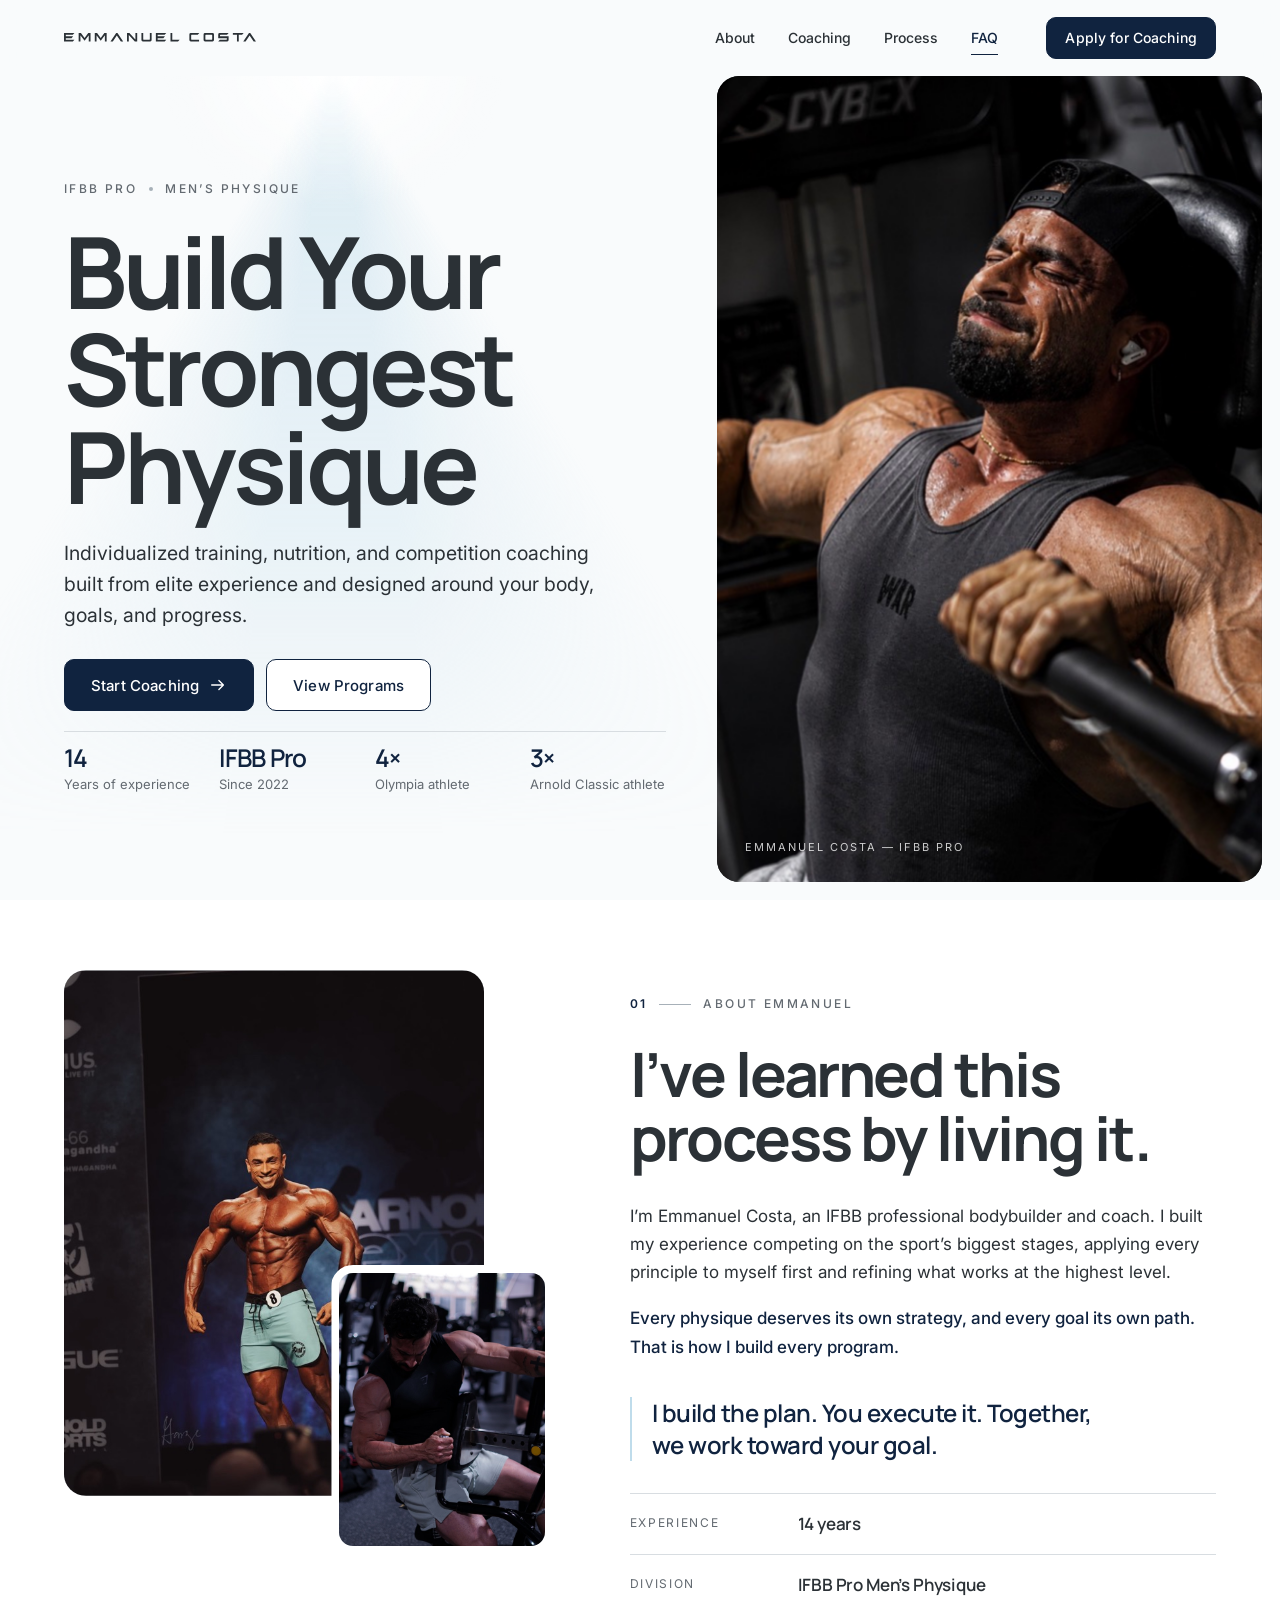
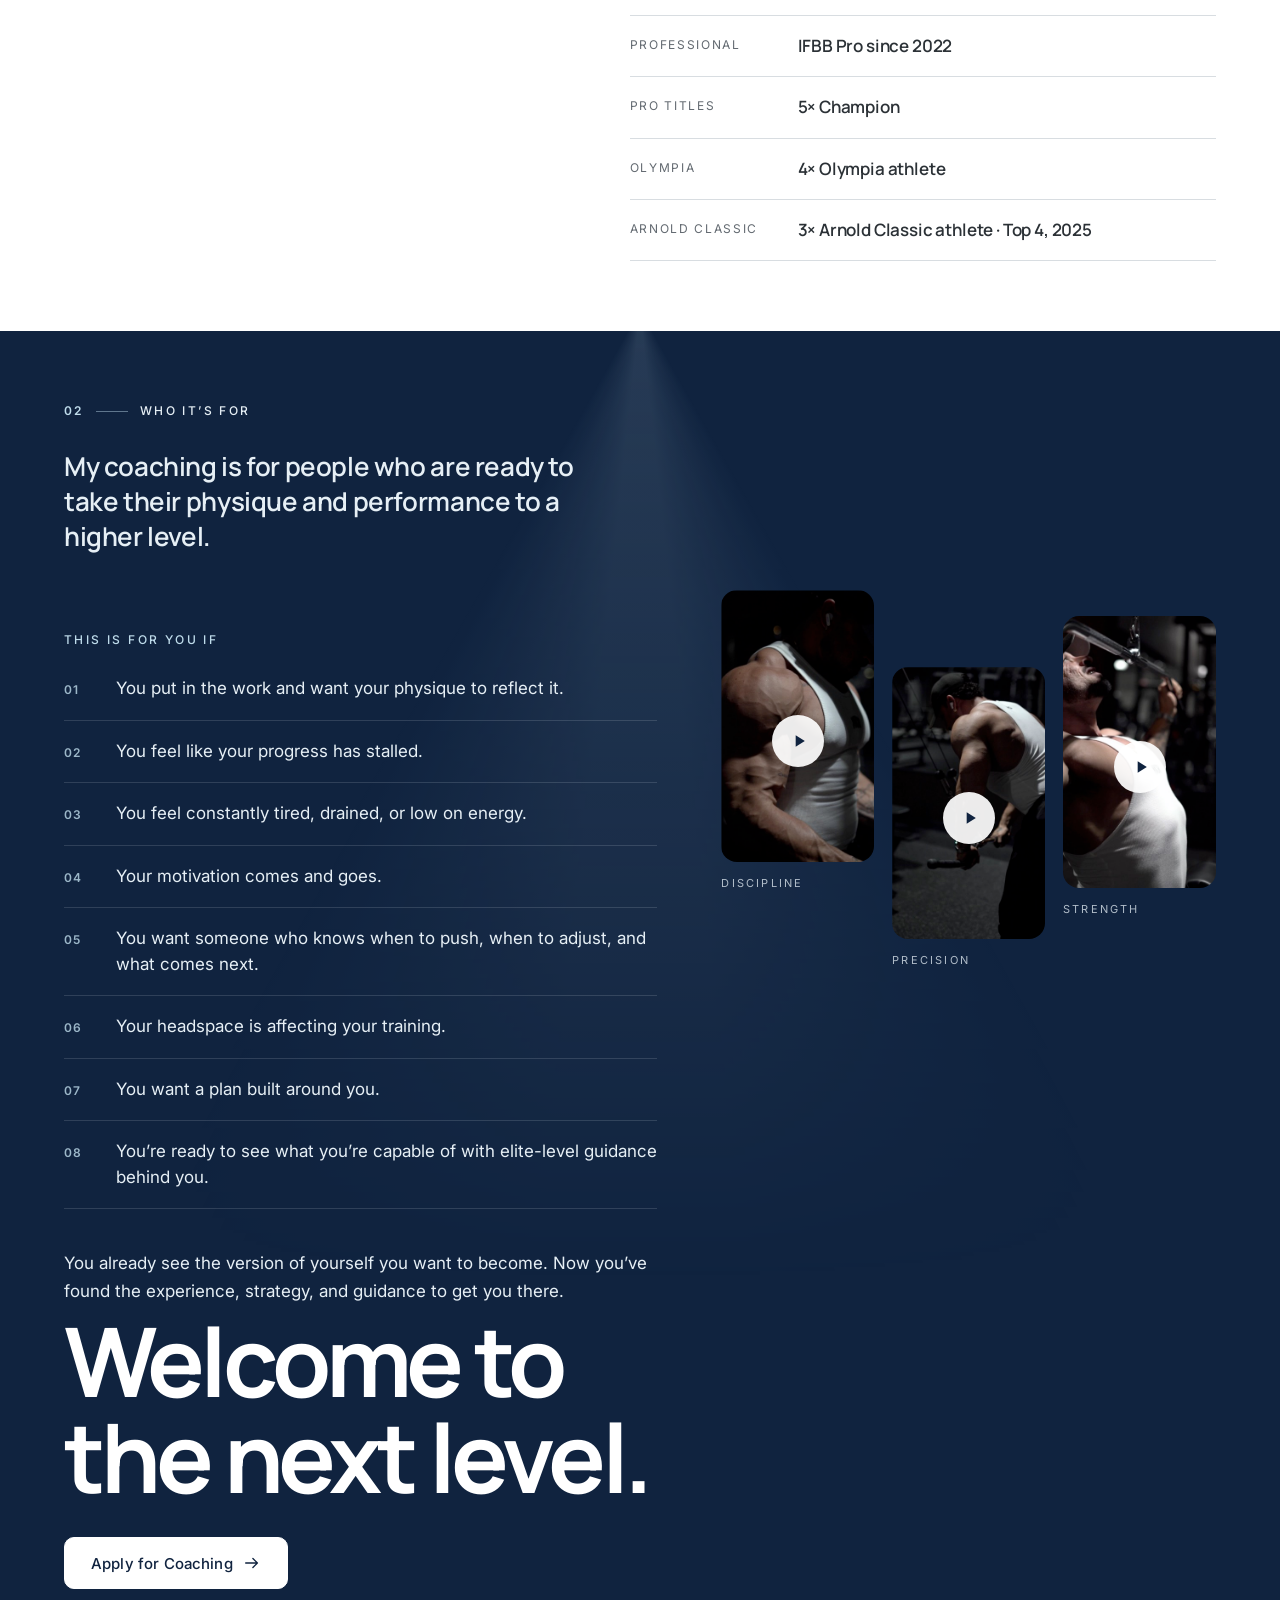
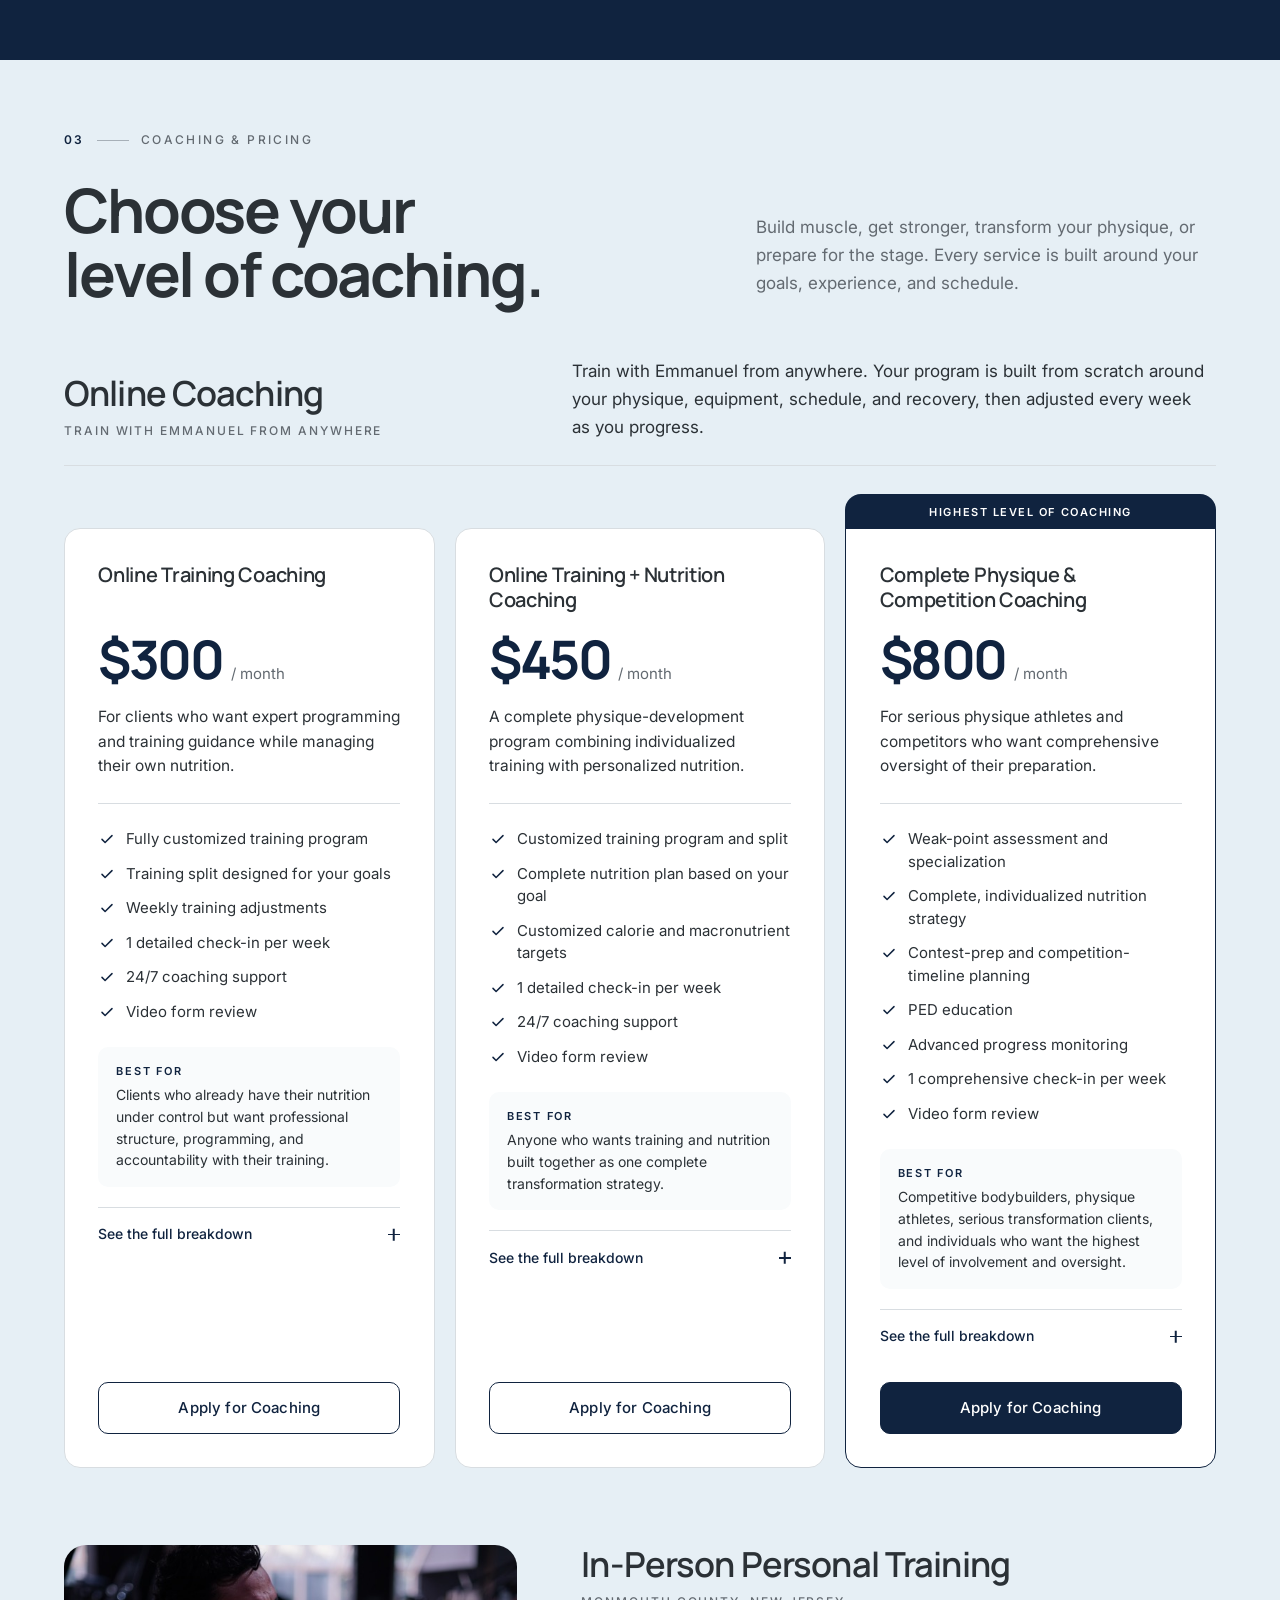
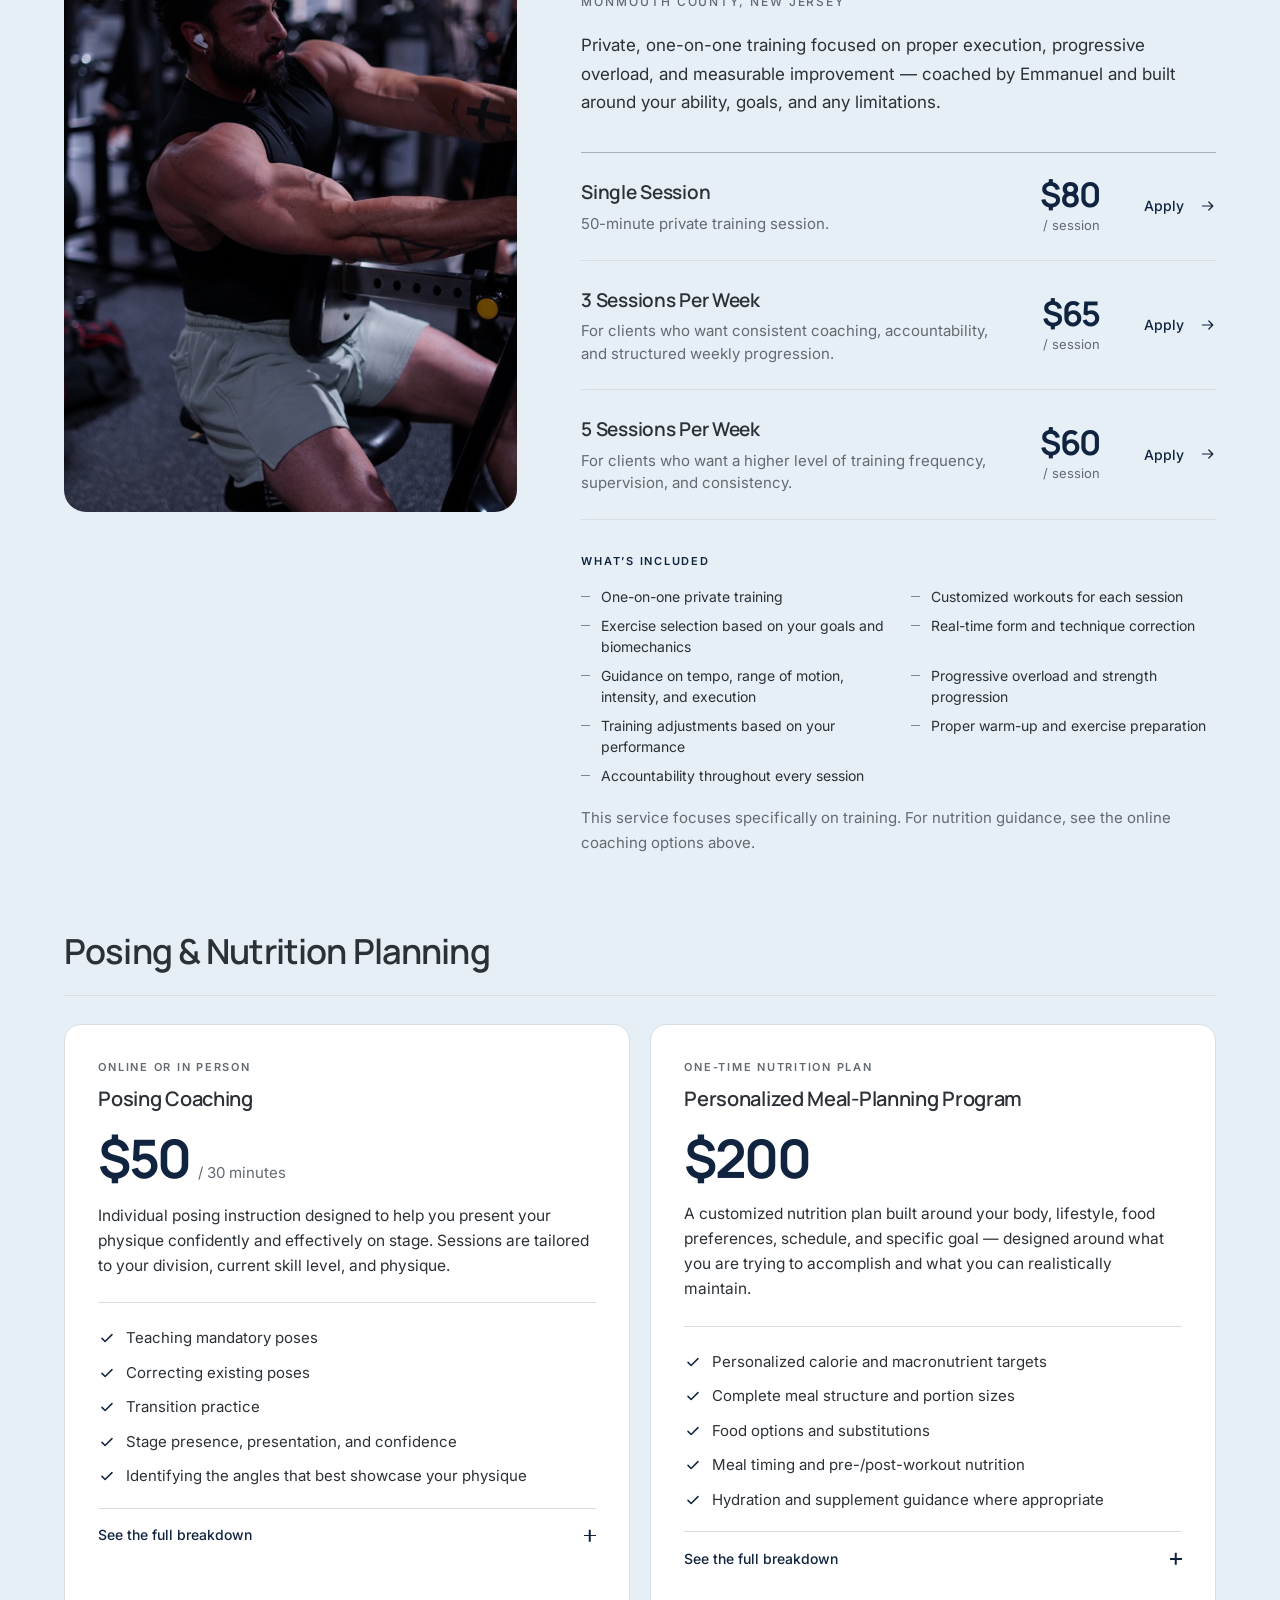
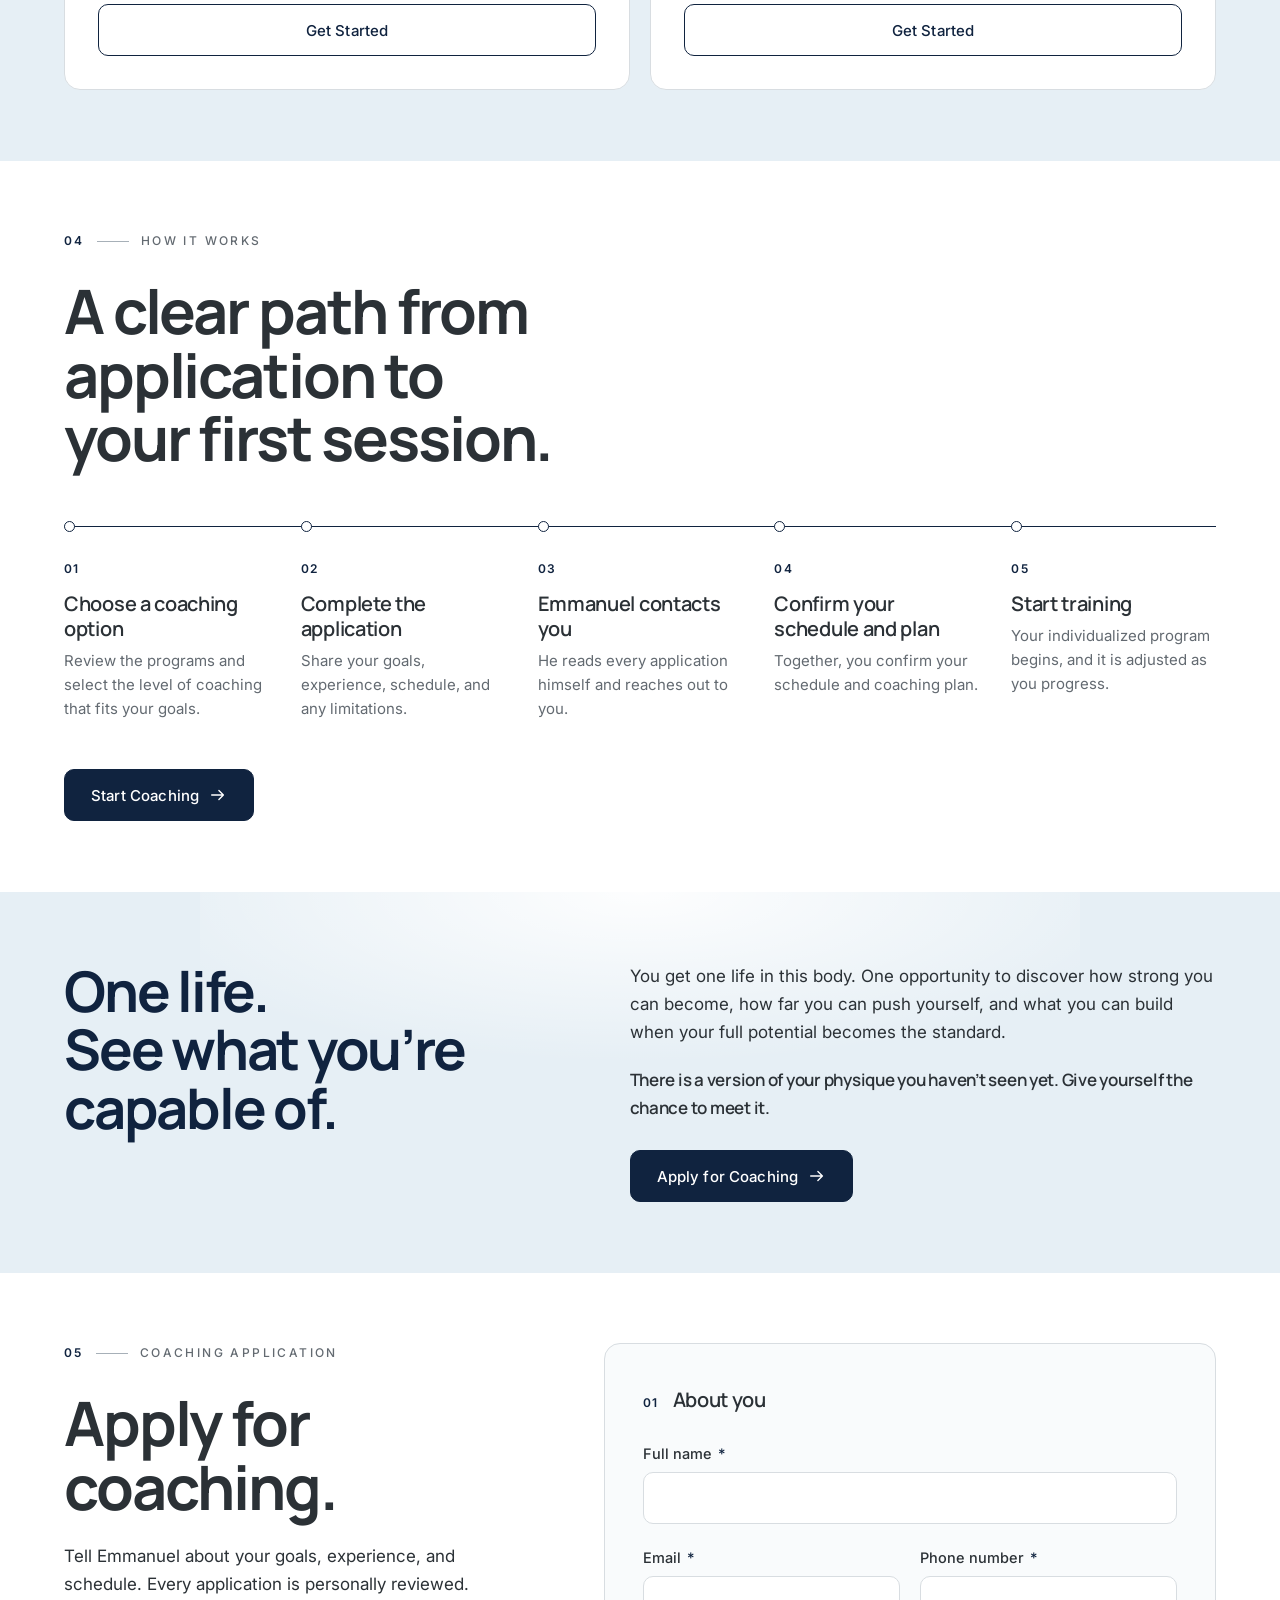
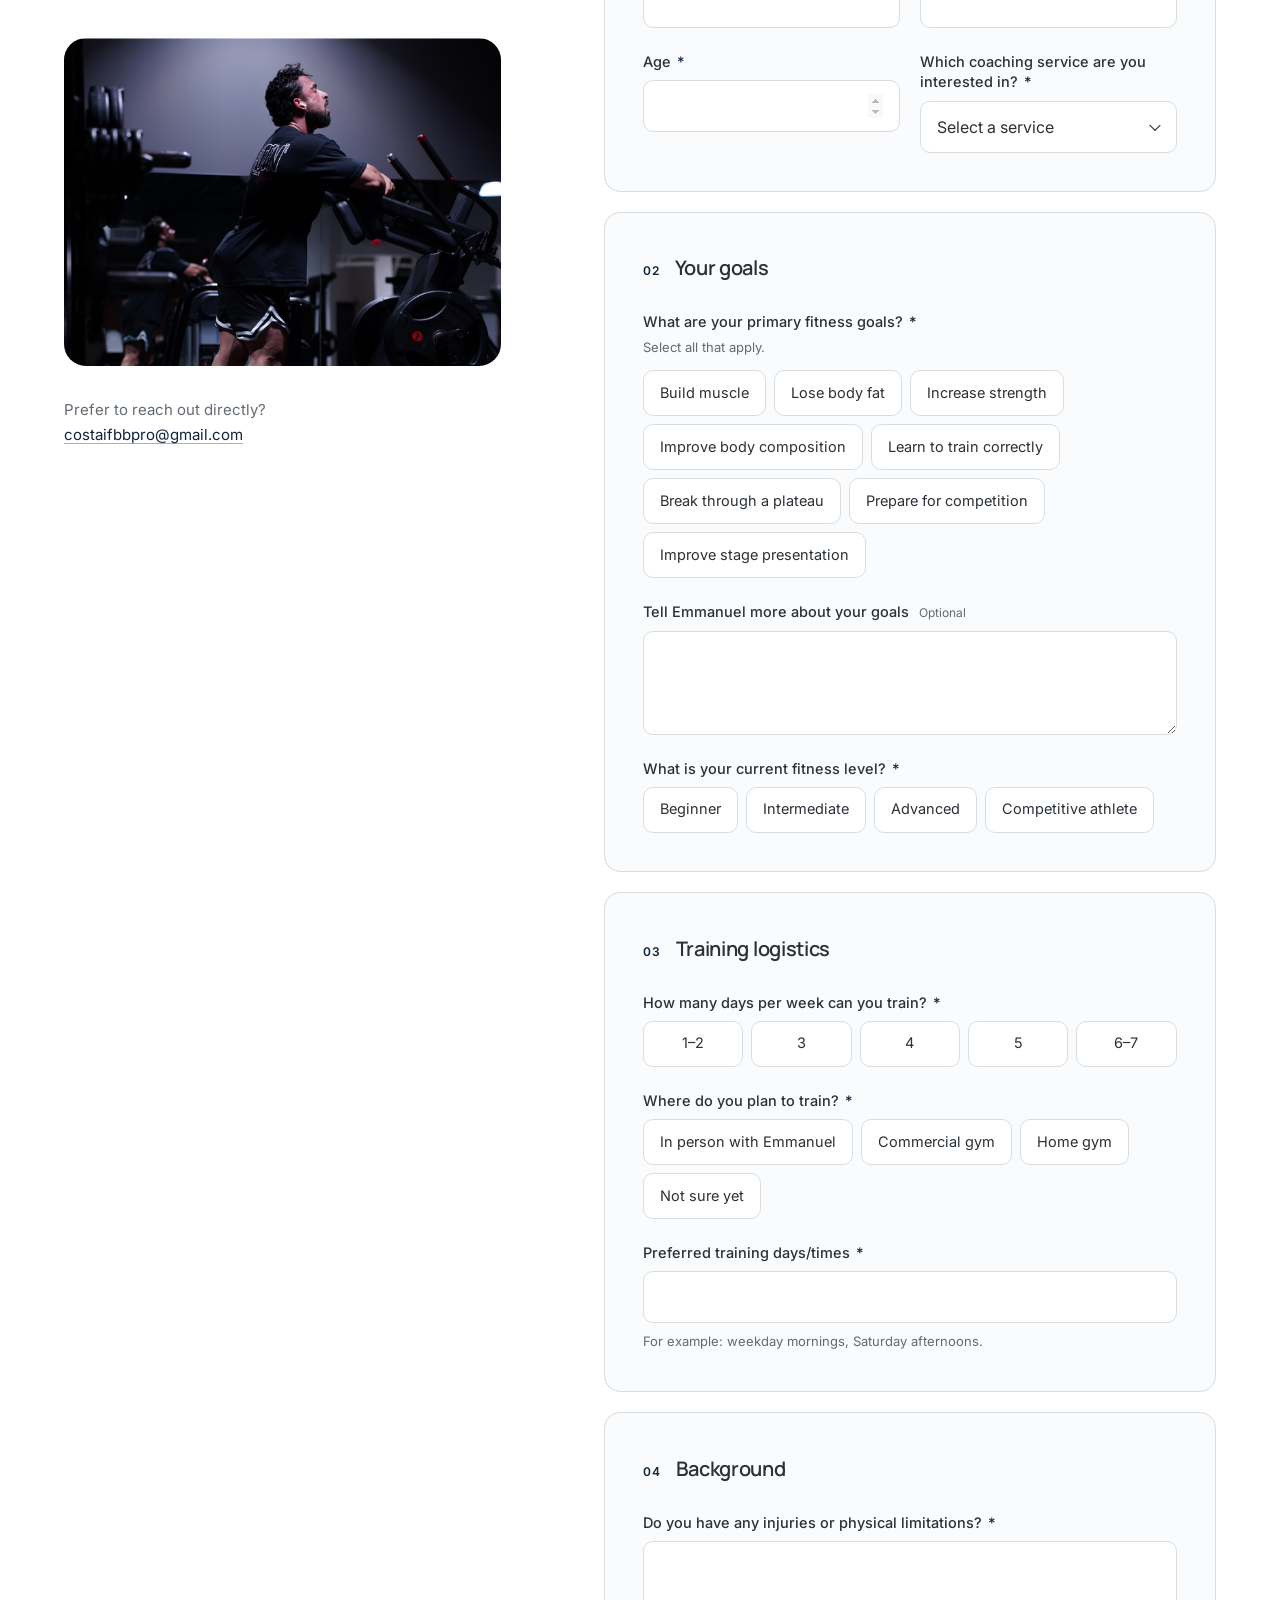
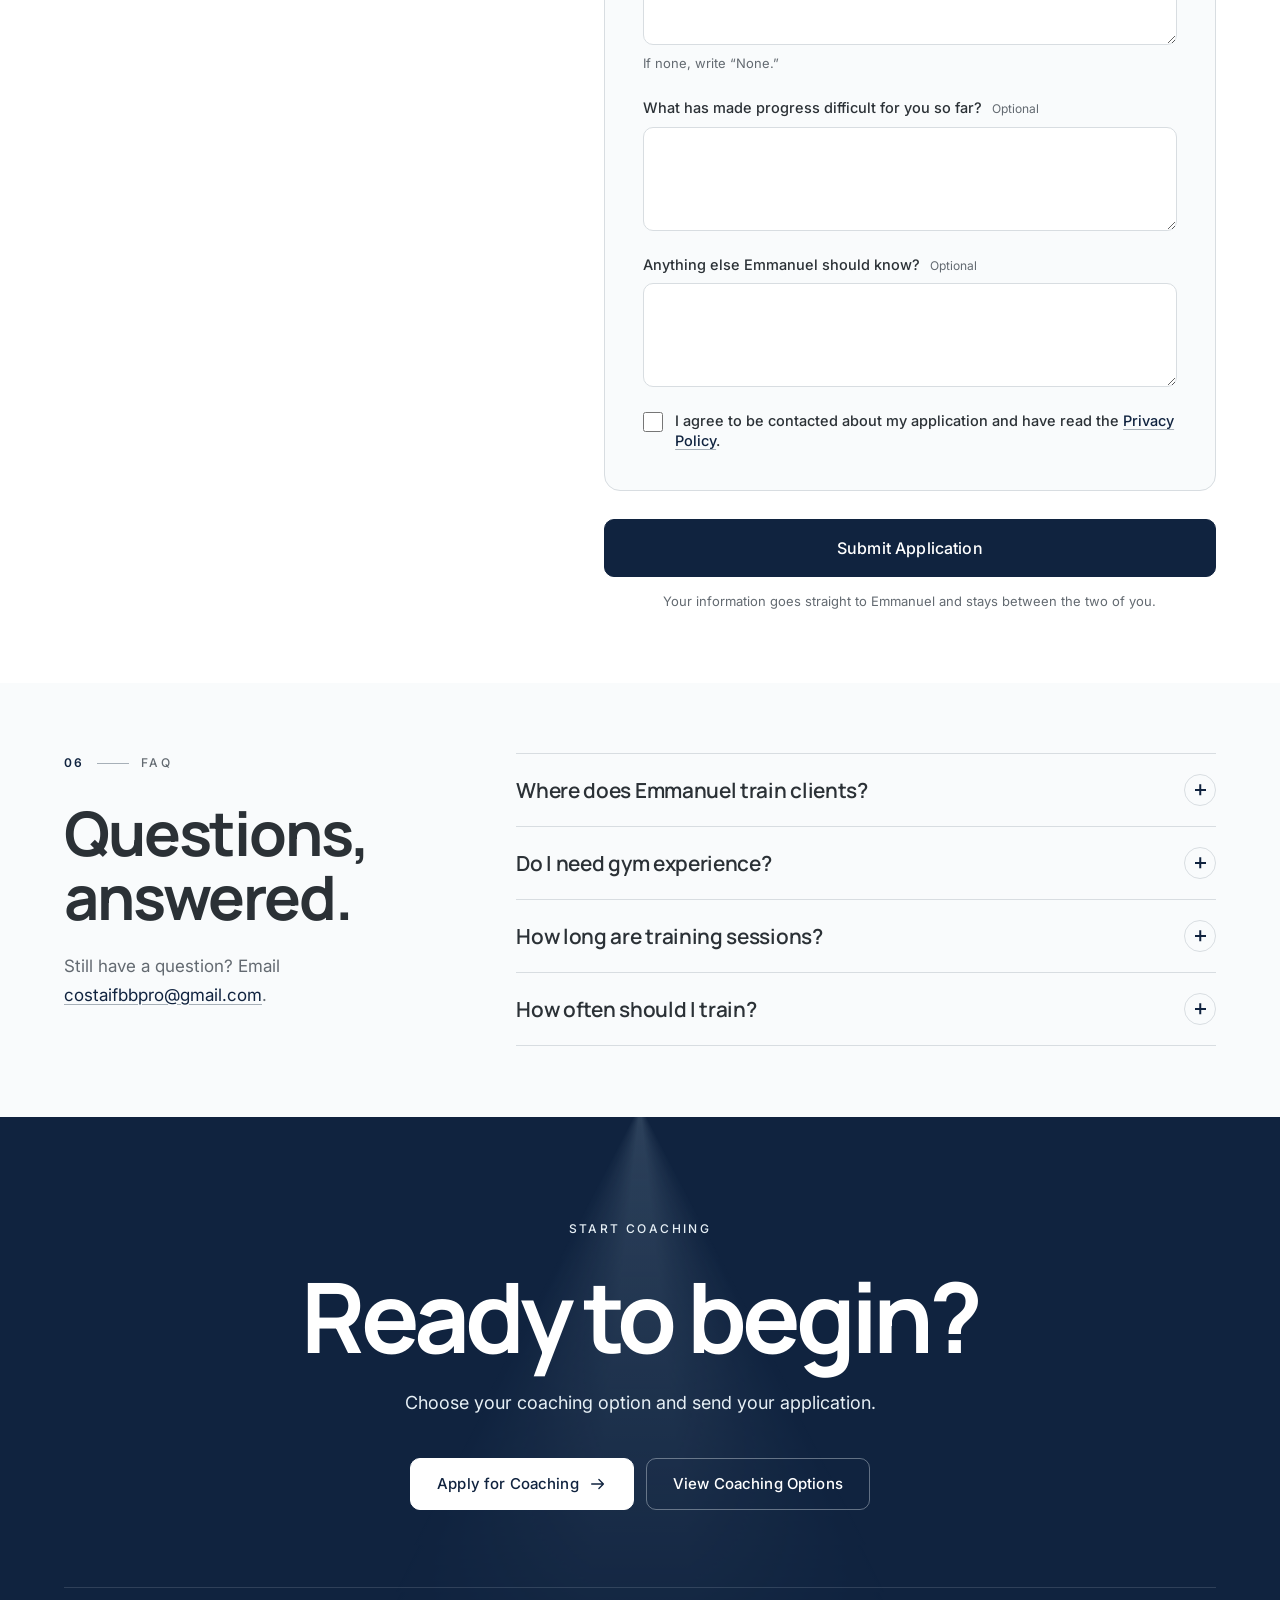
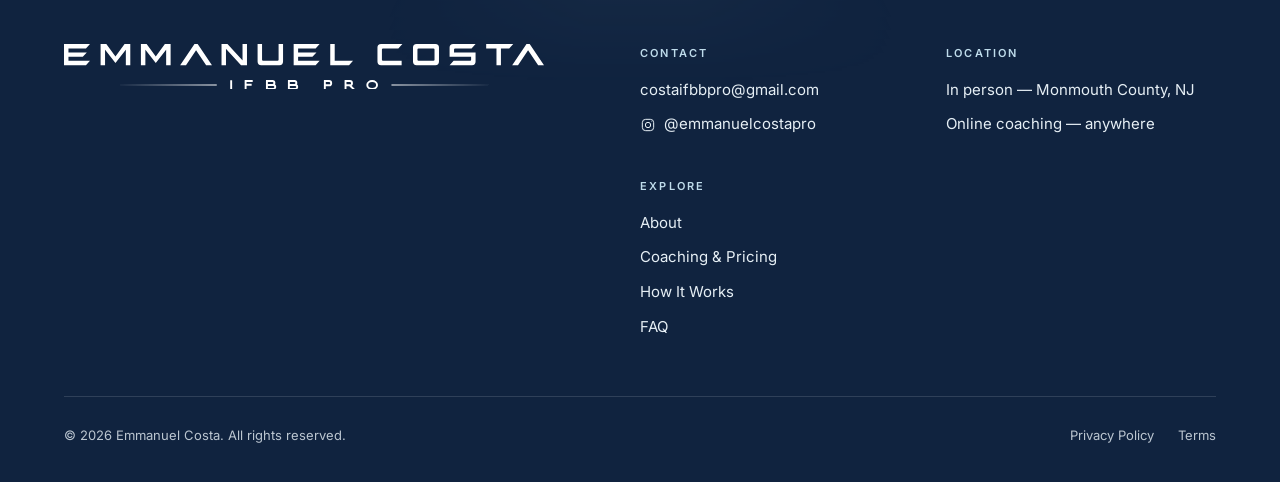
<file: trainwithcosta/public/index.html>
<!doctype html>
<html lang="en">
<head>
  <meta charset="utf-8">
  <meta name="viewport" content="width=device-width, initial-scale=1, viewport-fit=cover">
  <title>Emmanuel Costa | IFBB Pro Coaching — Monmouth County, NJ &amp; Online</title>
  <meta name="description" content="Individualized training, nutrition, and competition coaching from IFBB Pro Emmanuel Costa. In-person personal training in Monmouth County, NJ and online coaching anywhere.">
  <link rel="canonical" href="https://trainwithcosta.com/">
  <meta name="theme-color" content="#F9FBFC">

  <!-- Social sharing -->
  <meta property="og:type" content="website">
  <meta property="og:site_name" content="Emmanuel Costa">
  <meta property="og:title" content="Emmanuel Costa | IFBB Pro Coaching">
  <meta property="og:description" content="Individualized training, nutrition, and competition coaching built from elite experience.">
  <meta property="og:url" content="https://trainwithcosta.com/">
  <meta property="og:image" content="https://trainwithcosta.com/assets/img/og.jpg">
  <meta property="og:image:width" content="1200">
  <meta property="og:image:height" content="630">
  <meta name="twitter:card" content="summary_large_image">

  <link rel="icon" href="favicon.svg" type="image/svg+xml">
  <link rel="apple-touch-icon" href="favicon.svg">

  <link rel="preconnect" href="https://fonts.googleapis.com">
  <link rel="preconnect" href="https://fonts.gstatic.com" crossorigin>
  <link rel="stylesheet" href="https://fonts.googleapis.com/css2?family=Inter:wght@400;500;600&family=Manrope:wght@500;600;700&display=swap">
  <link rel="preload" as="image" href="assets/img/hero-1206.jpg" imagesrcset="assets/img/hero-640.jpg 640w, assets/img/hero-1206.jpg 1206w" imagesizes="(min-width: 1024px) 48vw, 100vw">
  <link rel="stylesheet" href="css/styles.css">
  <script>document.documentElement.classList.add('js')</script>

  <script type="application/ld+json">
  {
    "@context": "https://schema.org",
    "@graph": [
      {
        "@type": "Person",
        "@id": "https://trainwithcosta.com/#emmanuel",
        "name": "Emmanuel Costa",
        "jobTitle": "IFBB Pro Men's Physique Athlete and Coach",
        "url": "https://trainwithcosta.com/",
        "sameAs": ["https://www.instagram.com/emmanuelcostapro/"],
        "hasCredential": [
          { "@type": "EducationalOccupationalCredential", "name": "NASM Personal Trainer Certification" },
          { "@type": "EducationalOccupationalCredential", "name": "CPR & AED Certification" }
        ]
      },
      {
        "@type": "ProfessionalService",
        "@id": "https://trainwithcosta.com/#coaching",
        "name": "Emmanuel Costa",
        "description": "Individualized training, nutrition, and competition coaching from IFBB Pro Emmanuel Costa.",
        "url": "https://trainwithcosta.com/",
        "image": "https://trainwithcosta.com/assets/img/og.jpg",
        "email": "costaifbbpro@gmail.com",
        "founder": { "@id": "https://trainwithcosta.com/#emmanuel" },
        "address": { "@type": "PostalAddress", "addressRegion": "NJ", "addressCountry": "US" },
        "areaServed": [
          { "@type": "AdministrativeArea", "name": "Monmouth County, New Jersey" },
          { "@type": "Place", "name": "Online" }
        ],
        "priceRange": "$50–$800",
        "sameAs": ["https://www.instagram.com/emmanuelcostapro/"]
      }
    ]
  }
  </script>
</head>
<body>
  <!-- Logo artwork (redrawn vector). Used via <use href="#logo-wordmark"> / <use href="#logo-full">. -->
  <svg width="0" height="0" style="position:absolute" aria-hidden="true" focusable="false">
    <defs>
      <g id="logo-letters">
        <path d="M0 0h42v200H0zM0 0h245l-38 42H0zM0 79h215l-38 42H0zM0 158h245l-38 42H0z"/>
        <path transform="translate(345)" d="M0 0h42v200H0zM238 0h42v200h-42zM0 0h54l86 118v62zM280 0L140 180v-62L226 0z"/>
        <path transform="translate(725)" d="M0 0h42v200H0zM238 0h42v200h-42zM0 0h54l86 118v62zM280 0L140 180v-62L226 0z"/>
        <path transform="translate(1095)" d="M0 200L135 0h30l135 200h-55L150 59 55 200z"/>
        <path transform="translate(1485)" d="M0 0h42v200H0zM198 0h42v200h-42zM0 0h56l184 200h-56z"/>
        <path transform="translate(1825)" d="M0 0h42v148a10 10 0 0 0 10 10h136a10 10 0 0 0 10-10V0h42v166a34 34 0 0 1-34 34H34A34 34 0 0 1 0 166z"/>
        <path transform="translate(2165)" d="M0 0h42v200H0zM0 0h245l-38 42H0zM0 79h215l-38 42H0zM0 158h245l-38 42H0z"/>
        <path transform="translate(2510)" d="M0 0h42v200H0zM0 158h215l-38 42H0z"/>
        <path transform="translate(2955)" d="M235 0H34A34 34 0 0 0 0 34v132a34 34 0 0 0 34 34h194v-42H52a10 10 0 0 1-10-10V52a10 10 0 0 1 10-10h145z"/>
        <path transform="translate(3290)" d="M34 0h177a34 34 0 0 1 34 34v132a34 34 0 0 1-34 34H34A34 34 0 0 1 0 166V34A34 34 0 0 1 34 0zM52 42a10 10 0 0 0-10 10v96a10 10 0 0 0 10 10h141a10 10 0 0 0 10-10V52a10 10 0 0 0-10-10z"/>
        <path transform="translate(3635)" d="M245 0H34A34 34 0 0 0 0 34v87h203v27a10 10 0 0 1-10 10H38L0 200h211a34 34 0 0 0 34-34V79H42V52a10 10 0 0 1 10-10h155z"/>
        <path transform="translate(3980)" d="M0 0h255l-38 42H0zM97 0h42v200H97z"/>
        <path transform="translate(4225)" d="M0 200L135 0h30l135 200h-55L150 59 55 200z"/>
      </g>
      <g id="logo-sub">
        <path d="M474 386L1440 381.5v9zM3087 381.5L4053 386l-966 4.5z"/>
        <g fill="none" stroke="currentColor" stroke-width="18">
          <path d="M1576 341v90M1712 341v90M1704 349h75M1704 384h65M1913 341v90M1905 349h60a18.5 18.5 0 0 1 0 37h-60M1905 386h68a18.5 18.5 0 0 1 0 37h-68M2120 341v90M2112 349h60a18.5 18.5 0 0 1 0 37h-60M2112 386h68a18.5 18.5 0 0 1 0 37h-68M2459 341v90M2451 349h48a20 20 0 0 1 0 40h-48M2654 341v90M2646 349h49a20 20 0 0 1 0 40h-49M2693 389l43 42"/>
          <ellipse cx="2905" cy="386" rx="46" ry="37"/>
        </g>
      </g>
    </defs>
  </svg>

  <a class="skip-link" href="#main">Skip to content</a>

  <!-- ================= NAVIGATION ================= -->
  <header class="nav" data-nav>
    <div class="nav__inner wrap">
      <a class="nav__logo" href="#top" aria-label="Emmanuel Costa — back to top">
        <svg viewBox="0 0 4525 200" fill="currentColor" aria-hidden="true" focusable="false"><use href="#logo-letters"/></svg>
      </a>

      <nav class="nav__links" aria-label="Primary">
        <a href="#about">About</a>
        <a href="#coaching">Coaching</a>
        <a href="#process">Process</a>
        <a href="#faq">FAQ</a>
      </nav>

      <div class="nav__actions">
        <a class="btn btn--primary btn--sm" href="#apply">
          <span class="nav__cta-long">Apply for Coaching</span><span class="nav__cta-short">Apply</span>
        </a>
        <button class="nav__toggle" type="button" aria-expanded="false" aria-controls="menu" data-menu-toggle>
          <span class="sr-only" data-menu-label>Open menu</span>
          <span class="nav__toggle-line" aria-hidden="true"></span>
          <span class="nav__toggle-line" aria-hidden="true"></span>
        </button>
      </div>
    </div>
  </header>

  <div class="menu" id="menu" data-menu inert>
    <nav class="menu__inner wrap" aria-label="Mobile">
      <ol class="menu__list">
        <li><a href="#about"><span>01</span>About</a></li>
        <li><a href="#coaching"><span>02</span>Coaching</a></li>
        <li><a href="#process"><span>03</span>Process</a></li>
        <li><a href="#faq"><span>04</span>FAQ</a></li>
      </ol>
      <a class="btn btn--primary btn--block" href="#apply">Apply for Coaching</a>
      <p class="menu__meta">Monmouth County, NJ &nbsp;·&nbsp; Online</p>
    </nav>
  </div>

  <main id="main">

    <!-- ================= 1. HERO ================= -->
    <section class="hero" id="top" aria-labelledby="hero-title">
      <div class="hero__light" aria-hidden="true"></div>

      <div class="hero__content">
        <p class="eyebrow hero__eyebrow" data-hero-item>
          <span>IFBB Pro</span><span class="eyebrow__dot" aria-hidden="true"></span><span>Men’s Physique</span>
        </p>

        <h1 class="hero__title" id="hero-title">
          <span class="line"><span data-hero-line>Build Your</span></span>
          <span class="line"><span data-hero-line>Strongest</span></span>
          <span class="line"><span data-hero-line>Physique</span></span>
        </h1>

        <p class="hero__lede" data-hero-item>
          Individualized training, nutrition, and competition coaching built from elite experience and designed around your body, goals, and progress.
        </p>

        <div class="hero__actions" data-hero-item>
          <a class="btn btn--primary" href="#apply">Start Coaching <svg class="btn__arrow" viewBox="0 0 20 20" aria-hidden="true"><path d="M3 10h13m-5-5 5 5-5 5"/></svg></a>
          <a class="btn btn--secondary" href="#coaching">View Programs</a>
        </div>

        <ul class="creds" aria-label="Credentials" data-hero-item>
          <li><strong>14</strong><span>Years of experience</span></li>
          <li><strong>IFBB Pro</strong><span>Since 2022</span></li>
          <li><strong>4×</strong><span>Olympia athlete</span></li>
          <li><strong>3×</strong><span>Arnold Classic athlete</span></li>
        </ul>
      </div>

      <figure class="hero__media">
        <!-- HERO PHOTO: assets/img/hero-640.jpg + hero-1206.jpg -->
        <img
          src="assets/img/hero-1206.jpg"
          srcset="assets/img/hero-640.jpg 640w, assets/img/hero-1206.jpg 1206w"
          sizes="(min-width: 1024px) 48vw, 100vw"
          width="1206" height="1708"
          alt="Emmanuel Costa pushing through a set on a chest press machine"
          fetchpriority="high" decoding="async" data-parallax>
        <figcaption class="hero__caption">Emmanuel Costa <span aria-hidden="true">—</span> IFBB Pro</figcaption>
      </figure>
    </section>

    <!-- ================= 2. ABOUT ================= -->
    <section class="section about" id="about" aria-labelledby="about-title">
      <div class="wrap about__grid">
        <div class="about__media">
          <figure class="frame frame--tall" data-reveal="image">
            <!-- ABOUT PHOTO (stage): replace assets/img/stage-640.jpg + stage-1080.jpg -->
            <img src="assets/img/stage-1080.jpg" srcset="assets/img/stage-640.jpg 640w, assets/img/stage-1080.jpg 1080w" sizes="(min-width: 1024px) 40vw, 90vw" width="1080" height="1620" alt="Emmanuel Costa on stage at the Arnold, competing in IFBB Pro Men’s Physique" loading="lazy" decoding="async">
          </figure>
          <figure class="frame frame--inset" data-reveal="image" style="--d:.15s">
            <!-- ABOUT INSET PHOTO: replace assets/img/pose-640.jpg + pose-1080.jpg -->
            <img src="assets/img/pose-640.jpg" srcset="assets/img/pose-640.jpg 640w, assets/img/pose-1080.jpg 1080w" sizes="(min-width: 1024px) 18vw, 40vw" width="640" height="960" alt="Emmanuel Costa focused during an arm training set" loading="lazy" decoding="async">
          </figure>
        </div>

        <div class="about__body">
          <p class="eyebrow" data-reveal><span class="eyebrow__num">01</span>About Emmanuel</p>
          <h2 class="h2" id="about-title" data-reveal>I’ve learned this process by living it.</h2>

          <div class="prose" data-reveal>
            <p>I’m Emmanuel Costa, an IFBB professional bodybuilder and coach. I built my experience competing on the sport’s biggest stages, applying every principle to myself first and refining what works at the highest level.</p>
            <p>Every physique deserves its own strategy, and every goal its own path. That is how I build every program.</p>
          </div>

          <p class="about__sign" data-reveal>I build the plan. You execute it. Together, we work toward your goal.</p>

          <dl class="facts" data-reveal>
            <div><dt>Experience</dt><dd>14 years</dd></div>
            <div><dt>Division</dt><dd>IFBB Pro Men’s Physique</dd></div>
            <div><dt>Professional</dt><dd>IFBB Pro since 2022</dd></div>
            <div><dt>Pro Titles</dt><dd>5× Champion</dd></div>
            <div><dt>Olympia</dt><dd>4× Olympia athlete</dd></div>
            <div><dt>Arnold Classic</dt><dd>3× Arnold Classic athlete · Top 4, 2025</dd></div>
          </dl>
        </div>
      </div>
    </section>

    <!-- ================= 3. WHO IT'S FOR (Deep Navy) ================= -->
    <section class="section commit" aria-labelledby="commit-title">
      <div class="commit__light" aria-hidden="true"></div>
      <div class="wrap">
        <p class="eyebrow eyebrow--light" data-reveal><span class="eyebrow__num">02</span>Who it’s for</p>
        <h2 class="commit__title" id="commit-title">
          <span class="commit__line" data-reveal>My coaching is for people who are ready to take their physique and performance to a higher level.</span>
        </h2>

        <div class="commit__grid">
          <div class="commit__copy">
<p class="commit__label" data-reveal>This is for you if</p>
<ol class="commit__list" data-reveal>
  <li>You put in the work and want your physique to reflect it.</li>
  <li>You feel like your progress has stalled.</li>
  <li>You feel constantly tired, drained, or low on energy.</li>
  <li>Your motivation comes and goes.</li>
  <li>You want someone who knows when to push, when to adjust, and what comes next.</li>
  <li>Your headspace is affecting your training.</li>
  <li>You want a plan built around you.</li>
  <li>You’re ready to see what you’re capable of with elite-level guidance behind you.</li>
</ol>

            <div class="commit__close" data-reveal>
              <p>You already see the version of yourself you want to become. Now you’ve found the experience, strategy, and guidance to get you there.</p>
              <p class="commit__welcome">Welcome to the next level.</p>
              <a class="btn btn--light" href="#apply">Apply for Coaching <svg class="btn__arrow" viewBox="0 0 20 20" aria-hidden="true"><path d="M3 10h13m-5-5 5 5-5 5"/></svg></a>
          </div>
</div>

          <div class="films" aria-label="Training footage">
            <!-- VIDEO LOOPS: assets/video/*.mp4 (muted, 6 s). Posters show when motion is reduced. -->
            <figure class="film" data-reveal="image">
              <video muted loop autoplay playsinline preload="none" poster="assets/video/train-poster.jpg" data-src="assets/video/train.mp4" aria-hidden="true"></video>
              <figcaption>Discipline</figcaption>
            </figure>
            <figure class="film" data-reveal="image" style="--d:.12s">
              <video muted loop autoplay playsinline preload="none" poster="assets/video/refine-poster.jpg" data-src="assets/video/refine.mp4" aria-hidden="true"></video>
              <figcaption>Precision</figcaption>
            </figure>
            <figure class="film" data-reveal="image" style="--d:.24s">
              <video muted loop autoplay playsinline preload="none" poster="assets/video/focus-poster.jpg" data-src="assets/video/focus.mp4" aria-hidden="true"></video>
              <figcaption>Strength</figcaption>
            </figure>
          </div>
        </div>
      </div>
    </section>

    <!-- ================= 4. COACHING & PRICING ================= -->
    <section class="section coaching" id="coaching" aria-labelledby="coaching-title">
      <div class="wrap">
        <header class="sec-head">
          <p class="eyebrow" data-reveal><span class="eyebrow__num">03</span>Coaching &amp; Pricing</p>
          <div class="sec-head__row">
            <h2 class="h2" id="coaching-title" data-reveal>Choose your level of coaching.</h2>
            <p class="sec-head__lede" data-reveal>Build muscle, get stronger, transform your physique, or prepare for the stage. Every service is built around your goals, experience, and schedule.</p>
          </div>
        </header>

        <!-- ---------- Online Coaching ---------- -->
        <div class="group" id="online">
          <div class="group__head">
            <div>
              <h3 class="h3" data-reveal>Online Coaching</h3>
              <p class="group__meta" data-reveal>Train with Emmanuel from anywhere</p>
            </div>
            <p class="group__text" data-reveal>Train with Emmanuel from anywhere. Your program is built from scratch around your physique, equipment, schedule, and recovery, then adjusted every week as you progress.</p>
          </div>

          <div class="tiers">
            <!-- Tier: $300 -->
            <article class="tier" data-reveal>
              <header class="tier__head">
                <h4 class="tier__name">Online Training Coaching</h4>
                <p class="tier__price"><span class="tier__amount">$300</span><span class="tier__per">/ month</span></p>
                <p class="tier__desc">For clients who want expert programming and training guidance while managing their own nutrition.</p>
              </header>
              <ul class="checks">
                <li>Fully customized training program</li>
                <li>Training split designed for your goals</li>
                <li>Weekly training adjustments</li>
                <li>1 detailed check-in per week</li>
                <li>24/7 coaching support</li>
                <li>Video form review</li>
              </ul>
              <p class="tier__best"><span>Best for</span>Clients who already have their nutrition under control but want professional structure, programming, and accountability with their training.</p>
              <details class="more">
                <summary>See the full breakdown <span class="more__icon" aria-hidden="true"></span></summary>
                <div class="more__body">
<ul class="dashes">
  <li>Exercise selection based on your physique, experience, and equipment</li>
  <li>Sets, repetitions, intensity, tempo, and rest-period guidance</li>
  <li>Progressive overload strategy</li>
  <li>Exercise substitutions when necessary</li>
  <li>Review of training performance and progress</li>
  <li>Technique corrections on execution, positioning, and muscle engagement</li>
  <li>Ongoing adjustments to keep every exercise producing the intended result</li>
</ul>
                </div>
              </details>
              <a class="btn btn--secondary btn--block tier__cta" href="#apply" data-service="Online Training Coaching — $300/month">Apply for Coaching</a>
            </article>

            <!-- Tier: $450 -->
            <article class="tier" data-reveal style="--d:.08s">
              <header class="tier__head">
                <h4 class="tier__name">Online Training + Nutrition Coaching</h4>
                <p class="tier__price"><span class="tier__amount">$450</span><span class="tier__per">/ month</span></p>
                <p class="tier__desc">A complete physique-development program combining individualized training with personalized nutrition.</p>
              </header>
              <ul class="checks">
                <li>Customized training program and split</li>
                <li>Complete nutrition plan based on your goal</li>
                <li>Customized calorie and macronutrient targets</li>
                <li>1 detailed check-in per week</li>
                <li>24/7 coaching support</li>
                <li>Video form review</li>
              </ul>
              <p class="tier__best"><span>Best for</span>Anyone who wants training and nutrition built together as one complete transformation strategy.</p>
              <details class="more">
                <summary>See the full breakdown <span class="more__icon" aria-hidden="true"></span></summary>
                <div class="more__body">
                  <p class="more__note">Your training and nutrition are designed together as one coordinated plan. Adjustments are made based on your body composition, performance, recovery, progress, and current goal.</p>
<h5>Personalized Training</h5>
<ul class="dashes">
  <li>Exercise selection based on physique development and goals</li>
  <li>Detailed sets, reps, intensity, tempo, and rest periods</li>
  <li>Progressive overload strategy</li>
  <li>Form and technique feedback</li>
  <li>Training adjustments as you progress</li>
</ul>
<h5>Personalized Nutrition</h5>
<ul class="dashes">
  <li>Meal structure and food recommendations</li>
  <li>Adjustments based on weight, appearance, performance, and progress</li>
  <li>Strategies for gaining muscle, losing body fat, or improving body composition</li>
</ul>
<h5>Weekly Coaching</h5>
<ul class="dashes">
  <li>Progress-photo review</li>
  <li>Weight and measurement review when applicable</li>
  <li>Training-performance assessment</li>
  <li>Nutrition-compliance review</li>
  <li>Recovery and lifestyle assessment</li>
  <li>Weekly program adjustments when necessary</li>
</ul>
                  <p class="more__note">For competitive athletes, training and nutrition are coordinated around weak areas, body composition, and your progression toward competition.</p>
                </div>
              </details>
              <a class="btn btn--secondary btn--block tier__cta" href="#apply" data-service="Online Training + Nutrition Coaching — $450/month">Apply for Coaching</a>
            </article>

            <!-- Tier: $800 -->
            <article class="tier tier--top" data-reveal style="--d:.16s">
              <p class="tier__tag">Highest level of coaching</p>
              <header class="tier__head">
                <h4 class="tier__name">Complete Physique &amp; Competition Coaching</h4>
                <p class="tier__price"><span class="tier__amount">$800</span><span class="tier__per">/ month</span></p>
                <p class="tier__desc">For serious physique athletes and competitors who want comprehensive oversight of their preparation.</p>
              </header>
              <ul class="checks">
                <li>Weak-point assessment and specialization</li>
                <li>Complete, individualized nutrition strategy</li>
                <li>Contest-prep and competition-timeline planning</li>
                <li>PED education</li>
                <li>Advanced progress monitoring</li>
                <li>1 comprehensive check-in per week</li>
                <li>Video form review</li>
              </ul>
              <p class="tier__best"><span>Best for</span>Competitive bodybuilders, physique athletes, serious transformation clients, and individuals who want the highest level of involvement and oversight.</p>
              <details class="more">
                <summary>See the full breakdown <span class="more__icon" aria-hidden="true"></span></summary>
                <div class="more__body">
                  <p class="more__note">Training, nutrition, recovery, physique development, and competition preparation are managed as one strategy, monitored and adjusted throughout.</p>
<h5>Personalized Training Programming</h5>
<ul class="dashes">
  <li>Training split based on your physique and competitive goals</li>
  <li>Exercise selection based on biomechanics and physique development</li>
  <li>Progressive overload planning</li>
  <li>Training-volume and intensity management</li>
  <li>Regular program adjustments</li>
</ul>
<h5>Complete Nutrition Strategy</h5>
<ul class="dashes">
  <li>Individualized calorie and macronutrient targets</li>
  <li>Detailed nutrition structure and meal timing</li>
  <li>Off-season, improvement-season, fat-loss, or contest-prep strategies</li>
  <li>Adjustments based on physique changes, performance, and recovery</li>
</ul>
<h5>Integrated Physique Strategy</h5>
<p class="more__note">Every part of the program is coordinated around presenting your best physique on stage: contest-prep planning, off-season improvement, fat-loss and muscle-building phases, weak-point prioritization, conditioning progression, competition timelines, and peak-week strategy where appropriate.</p>
<h5>Advanced Progress Monitoring</h5>
<p class="more__note">Progress is judged on far more than body weight: weekly physique photos, weight trends, measurements, training performance, strength progression, recovery, sleep, energy, digestion, hunger, and cardio output.</p>
                  <p class="more__note">If you choose to share laboratory results from your healthcare provider, those can also form part of the coaching conversation.</p>
                  <h5>PED Education</h5>
                  <p class="more__note">PED education is a substantial part of this program and is covered directly with Emmanuel as part of your ongoing coaching.</p>
<h5>Weekly Coaching &amp; Adjustments</h5>
<ul class="dashes">
  <li>24/7 coaching support</li>
  <li>Detailed physique assessment</li>
  <li>Training, nutrition, and progress review</li>
  <li>Program modifications when necessary</li>
  <li>Contest-prep adjustments for athletes</li>
</ul>
                </div>
              </details>
              <a class="btn btn--primary btn--block tier__cta" href="#apply" data-service="Complete Physique &amp; Competition Coaching — $800/month">Apply for Coaching</a>
            </article>
          </div>
        </div>

        <!-- ---------- In-Person Training ---------- -->
        <div class="group inperson" id="in-person">
          <figure class="frame inperson__media" data-reveal="image">
            <!-- IN-PERSON PHOTO: replace assets/img/inperson-640.jpg + inperson-1080.jpg -->
            <img src="assets/img/inperson-1080.jpg" srcset="assets/img/inperson-640.jpg 640w, assets/img/inperson-1080.jpg 1080w, assets/img/inperson-1600.jpg 1600w" sizes="(min-width: 1024px) 38vw, 90vw" width="1080" height="1620" alt="Emmanuel Costa performing a controlled repetition on a training machine" loading="lazy" decoding="async">
          </figure>

          <div class="inperson__body">
            <h3 class="h3" data-reveal>In-Person Personal Training</h3>
            <p class="group__meta" data-reveal>Monmouth County, New Jersey</p>
            <p class="group__text" data-reveal>Private, one-on-one training focused on proper execution, progressive overload, and measurable improvement — coached by Emmanuel and built around your ability, goals, and any limitations.</p>

            <ul class="rates" data-reveal>
              <li class="rate">
                <div class="rate__info"><h4>Single Session</h4><p>50-minute private training session.</p></div>
                <p class="rate__price"><strong>$80</strong><span>/ session</span></p>
                <a class="rate__link" href="#apply" data-service="In-Person Training — Single Session ($80)">Apply<span class="sr-only"> for a single session</span> <svg viewBox="0 0 20 20" aria-hidden="true"><path d="M3 10h13m-5-5 5 5-5 5"/></svg></a>
              </li>
              <li class="rate">
                <div class="rate__info"><h4>3 Sessions Per Week</h4><p>For clients who want consistent coaching, accountability, and structured weekly progression.</p></div>
                <p class="rate__price"><strong>$65</strong><span>/ session</span></p>
                <a class="rate__link" href="#apply" data-service="In-Person Training — 3 Sessions Per Week ($65/session)">Apply<span class="sr-only"> for 3 sessions per week</span> <svg viewBox="0 0 20 20" aria-hidden="true"><path d="M3 10h13m-5-5 5 5-5 5"/></svg></a>
              </li>
              <li class="rate">
                <div class="rate__info"><h4>5 Sessions Per Week</h4><p>For clients who want a higher level of training frequency, supervision, and consistency.</p></div>
                <p class="rate__price"><strong>$60</strong><span>/ session</span></p>
                <a class="rate__link" href="#apply" data-service="In-Person Training — 5 Sessions Per Week ($60/session)">Apply<span class="sr-only"> for 5 sessions per week</span> <svg viewBox="0 0 20 20" aria-hidden="true"><path d="M3 10h13m-5-5 5 5-5 5"/></svg></a>
              </li>
            </ul>

            <div class="included" data-reveal>
              <h4 class="included__title">What’s included</h4>
              <ul class="dashes dashes--cols">
                <li>One-on-one private training</li>
                <li>Customized workouts for each session</li>
                <li>Exercise selection based on your goals and biomechanics</li>
                <li>Real-time form and technique correction</li>
                <li>Guidance on tempo, range of motion, intensity, and execution</li>
                <li>Progressive overload and strength progression</li>
                <li>Training adjustments based on your performance</li>
                <li>Proper warm-up and exercise preparation</li>
                <li>Accountability throughout every session</li>
              </ul>
              <p class="note">This service focuses specifically on training. For nutrition guidance, see the online coaching options above.</p>
            </div>
          </div>
        </div>

        <!-- ---------- Posing & Meal Planning ---------- -->
        <div class="group">
          <div class="group__head group__head--compact">
            <h3 class="h3" data-reveal>Posing &amp; Nutrition Planning</h3>
          </div>

          <div class="addons">
            <article class="tier addon" data-reveal>
              <header class="tier__head">
                <p class="addon__meta">Online or In Person</p>
                <h4 class="tier__name">Posing Coaching</h4>
                <p class="tier__price"><span class="tier__amount">$50</span><span class="tier__per">/ 30 minutes</span></p>
                <p class="tier__desc">Individual posing instruction designed to help you present your physique confidently and effectively on stage. Sessions are tailored to your division, current skill level, and physique.</p>
              </header>
              <ul class="checks">
                <li>Teaching mandatory poses</li>
                <li>Correcting existing poses</li>
                <li>Transition practice</li>
                <li>Stage presence, presentation, and confidence</li>
                <li>Identifying the angles that best showcase your physique</li>
              </ul>
              <details class="more">
                <summary>See the full breakdown <span class="more__icon" aria-hidden="true"></span></summary>
                <div class="more__body">
<ul class="dashes">
  <li>Proper body positioning, foot placement, and hand and arm positioning</li>
  <li>Corrections based on your individual structure</li>
  <li>Competition-specific posing practice</li>
</ul>
                  <p class="more__note">Sessions can be used for complete beginners or experienced competitors who need refinement before stepping on stage.</p>
                </div>
              </details>
              <a class="btn btn--secondary btn--block tier__cta" href="#apply" data-service="Posing Coaching — $50 / 30 minutes">Get Started</a>
            </article>

            <article class="tier addon" data-reveal style="--d:.08s">
              <header class="tier__head">
                <p class="addon__meta">One-time nutrition plan</p>
                <h4 class="tier__name">Personalized Meal-Planning Program</h4>
                <p class="tier__price"><span class="tier__amount">$200</span></p>
                <p class="tier__desc">A customized nutrition plan built around your body, lifestyle, food preferences, schedule, and specific goal — designed around what you are trying to accomplish and what you can realistically maintain.</p>
              </header>
              <ul class="checks">
                <li>Personalized calorie and macronutrient targets</li>
                <li>Complete meal structure and portion sizes</li>
                <li>Food options and substitutions</li>
                <li>Meal timing and pre-/post-workout nutrition</li>
                <li>Hydration and supplement guidance where appropriate</li>
              </ul>
              <details class="more">
                <summary>See the full breakdown <span class="more__icon" aria-hidden="true"></span></summary>
                <div class="more__body">
<ul class="dashes">
  <li>Vitamin and micronutrient recommendations where appropriate</li>
  <li>Nutrition strategy matched to your goal</li>
</ul>
                  <h5>Designed around goals such as</h5>
                  <p class="more__note">Fat loss · Muscle gain · Body recomposition · Performance · General physique improvement</p>
                  <p class="more__note">This is a one-time nutrition plan. For continued monitoring, weekly adjustments, and accountability, choose one of the Online Coaching packages.</p>
                </div>
              </details>
              <a class="btn btn--secondary btn--block tier__cta" href="#apply" data-service="Personalized Meal-Planning Program — $200">Get Started</a>
            </article>
          </div>
        </div>
      </div>
    </section>

    <!-- ================= 5. HOW IT WORKS ================= -->
    <section class="section process" id="process" aria-labelledby="process-title">
      <div class="wrap">
        <header class="sec-head">
          <p class="eyebrow" data-reveal><span class="eyebrow__num">04</span>How It Works</p>
          <div class="sec-head__row">
            <h2 class="h2" id="process-title" data-reveal>A clear path from application to your first session.</h2>
          </div>
        </header>

        <ol class="steps" data-steps>
          <li class="step" data-reveal>
            <span class="step__num">01</span>
            <h3 class="step__title">Choose a coaching option</h3>
            <p>Review the programs and select the level of coaching that fits your goals.</p>
          </li>
          <li class="step" data-reveal style="--d:.08s">
            <span class="step__num">02</span>
            <h3 class="step__title">Complete the application</h3>
            <p>Share your goals, experience, schedule, and any limitations.</p>
          </li>
          <li class="step" data-reveal style="--d:.16s">
            <span class="step__num">03</span>
            <h3 class="step__title">Emmanuel contacts you</h3>
            <p>He reads every application himself and reaches out to you.</p>
          </li>
          <li class="step" data-reveal style="--d:.24s">
            <span class="step__num">04</span>
            <h3 class="step__title">Confirm your schedule and plan</h3>
            <p>Together, you confirm your schedule and coaching plan.</p>
          </li>
          <li class="step" data-reveal style="--d:.32s">
            <span class="step__num">05</span>
            <h3 class="step__title">Start training</h3>
            <p>Your individualized program begins, and it is adjusted as you progress.</p>
          </li>
        </ol>

        <div class="process__cta" data-reveal>
          <a class="btn btn--primary" href="#apply">Start Coaching <svg class="btn__arrow" viewBox="0 0 20 20" aria-hidden="true"><path d="M3 10h13m-5-5 5 5-5 5"/></svg></a>
        </div>
      </div>
    </section>

    <!-- ================= ONE LIFE (conversion band) ================= -->
    <section class="section onelife" aria-labelledby="onelife-title">
      <div class="onelife__light" aria-hidden="true"></div>
      <div class="wrap onelife__grid">
        <h2 class="onelife__title" id="onelife-title" data-reveal>One life.<br>See what you’re capable of.</h2>
        <div class="onelife__body">
          <p data-reveal>You get one life in this body. One opportunity to discover how strong you can become, how far you can push yourself, and what you can build when your full potential becomes the standard.</p>
          <p class="onelife__lead" data-reveal>There is a version of your physique you haven’t seen yet. Give yourself the chance to meet it.</p>
          <a class="btn btn--primary" href="#apply" data-reveal>Apply for Coaching <svg class="btn__arrow" viewBox="0 0 20 20" aria-hidden="true"><path d="M3 10h13m-5-5 5 5-5 5"/></svg></a>
        </div>
      </div>
    </section>

    <!-- ================= 6. APPLICATION ================= -->
    <section class="section apply" id="apply" aria-labelledby="apply-title">
      <div class="wrap apply__grid">
        <aside class="apply__aside">
          <p class="eyebrow" data-reveal><span class="eyebrow__num">05</span>Coaching Application</p>
          <h2 class="h2" id="apply-title" data-reveal>Apply for coaching.</h2>
          <p class="apply__lede" data-reveal>Tell Emmanuel about your goals, experience, and schedule. Every application is personally reviewed.</p>

          <figure class="frame apply__media" data-reveal="image">
            <!-- APPLY PHOTO: replace assets/img/apply-640.jpg + apply-1080.jpg -->
            <img src="assets/img/apply-640.jpg" srcset="assets/img/apply-640.jpg 640w, assets/img/apply-1080.jpg 1080w, assets/img/apply-1600.jpg 1600w" sizes="(min-width: 1024px) 30vw, 90vw" width="640" height="960" alt="Emmanuel Costa training calves in a dimly lit gym" loading="lazy" decoding="async">
          </figure>

          <p class="apply__direct" data-reveal>Prefer to reach out directly?<br><a href="mailto:costaifbbpro@gmail.com">costaifbbpro@gmail.com</a></p>
        </aside>

        <div class="apply__main">
          <!-- Form submissions are delivered by Web3Forms (free) to the email linked to the access key below. -->
          <form class="form" action="https://api.web3forms.com/submit" method="POST" novalidate data-form>
            <input type="hidden" name="access_key" value="c8a02eeb-254e-4ae1-ae44-3cfac7b6bbd4">
            <input type="hidden" name="subject" value="New Coaching Application — trainwithcosta.com">
            <input type="hidden" name="from_name" value="trainwithcosta.com">
            <input type="checkbox" name="botcheck" class="hp" tabindex="-1" autocomplete="off" aria-hidden="true">

            <div class="form__summary" role="alert" tabindex="-1" data-form-summary hidden></div>

            <fieldset class="fieldset">
              <legend><span>01</span>About you</legend>
              <div class="fields">
                <div class="field field--full">
                  <label for="f-name">Full name <span class="req" aria-hidden="true">*</span></label>
                  <input id="f-name" name="Full name" type="text" autocomplete="name" required>
                  <p class="field__error" id="f-name-err" hidden></p>
                </div>
                <div class="field">
                  <label for="f-email">Email <span class="req" aria-hidden="true">*</span></label>
                  <input id="f-email" name="email" type="email" autocomplete="email" inputmode="email" required>
                  <p class="field__error" id="f-email-err" hidden></p>
                </div>
                <div class="field">
                  <label for="f-phone">Phone number <span class="req" aria-hidden="true">*</span></label>
                  <input id="f-phone" name="Phone" type="tel" autocomplete="tel" inputmode="tel" required>
                  <p class="field__error" id="f-phone-err" hidden></p>
                </div>
                <div class="field">
                  <label for="f-age">Age <span class="req" aria-hidden="true">*</span></label>
                  <input id="f-age" name="Age" type="number" inputmode="numeric" min="13" max="100" required>
                  <p class="field__error" id="f-age-err" hidden></p>
                </div>
                <div class="field">
                  <label for="f-service">Which coaching service are you interested in? <span class="req" aria-hidden="true">*</span></label>
                  <div class="select">
                    <select id="f-service" name="Coaching service" required>
                      <option value="">Select a service</option>
                      <optgroup label="Online Coaching">
                        <option>Online Training Coaching — $300/month</option>
                        <option>Online Training + Nutrition Coaching — $450/month</option>
                        <option>Complete Physique &amp; Competition Coaching — $800/month</option>
                      </optgroup>
                      <optgroup label="In-Person Training">
                        <option>In-Person Training — Single Session ($80)</option>
                        <option>In-Person Training — 3 Sessions Per Week ($65/session)</option>
                        <option>In-Person Training — 5 Sessions Per Week ($60/session)</option>
                      </optgroup>
                      <optgroup label="Posing &amp; Nutrition">
                        <option>Posing Coaching — $50 / 30 minutes</option>
                        <option>Personalized Meal-Planning Program — $200</option>
                      </optgroup>
                      <option>Not sure yet — help me choose</option>
                    </select>
                  </div>
                  <p class="field__error" id="f-service-err" hidden></p>
                </div>
              </div>
            </fieldset>

            <fieldset class="fieldset">
              <legend><span>02</span>Your goals</legend>
              <div class="fields">
                <fieldset class="field field--full choice" data-group="goals" aria-describedby="goals-hint">
                  <legend class="choice__legend">What are your primary fitness goals? <span class="req" aria-hidden="true">*</span></legend>
                  <p class="field__hint" id="goals-hint">Select all that apply.</p>
                  <div class="chips">
                    <label class="chip"><input type="checkbox" name="Goals" value="Build muscle"><span>Build muscle</span></label>
                    <label class="chip"><input type="checkbox" name="Goals" value="Lose body fat"><span>Lose body fat</span></label>
                    <label class="chip"><input type="checkbox" name="Goals" value="Increase strength"><span>Increase strength</span></label>
                    <label class="chip"><input type="checkbox" name="Goals" value="Improve body composition"><span>Improve body composition</span></label>
                    <label class="chip"><input type="checkbox" name="Goals" value="Learn to train correctly"><span>Learn to train correctly</span></label>
                    <label class="chip"><input type="checkbox" name="Goals" value="Break through a plateau"><span>Break through a plateau</span></label>
                    <label class="chip"><input type="checkbox" name="Goals" value="Prepare for competition"><span>Prepare for competition</span></label>
                    <label class="chip"><input type="checkbox" name="Goals" value="Improve stage presentation"><span>Improve stage presentation</span></label>
                  </div>
                  <p class="field__error" id="goals-err" hidden></p>
                </fieldset>

                <div class="field field--full">
                  <label for="f-goals-detail">Tell Emmanuel more about your goals <span class="opt">Optional</span></label>
                  <textarea id="f-goals-detail" name="Goal details" rows="3"></textarea>
                </div>

                <fieldset class="field field--full choice" data-group="level">
                  <legend class="choice__legend">What is your current fitness level? <span class="req" aria-hidden="true">*</span></legend>
                  <div class="chips">
                    <label class="chip"><input type="radio" name="Fitness level" value="Beginner"><span>Beginner</span></label>
                    <label class="chip"><input type="radio" name="Fitness level" value="Intermediate"><span>Intermediate</span></label>
                    <label class="chip"><input type="radio" name="Fitness level" value="Advanced"><span>Advanced</span></label>
                    <label class="chip"><input type="radio" name="Fitness level" value="Competitive athlete"><span>Competitive athlete</span></label>
                  </div>
                  <p class="field__error" id="level-err" hidden></p>
                </fieldset>
              </div>
            </fieldset>

            <fieldset class="fieldset">
              <legend><span>03</span>Training logistics</legend>
              <div class="fields">
                <fieldset class="field field--full choice" data-group="days">
                  <legend class="choice__legend">How many days per week can you train? <span class="req" aria-hidden="true">*</span></legend>
                  <div class="chips chips--even">
                    <label class="chip"><input type="radio" name="Days per week" value="1–2"><span>1–2</span></label>
                    <label class="chip"><input type="radio" name="Days per week" value="3"><span>3</span></label>
                    <label class="chip"><input type="radio" name="Days per week" value="4"><span>4</span></label>
                    <label class="chip"><input type="radio" name="Days per week" value="5"><span>5</span></label>
                    <label class="chip"><input type="radio" name="Days per week" value="6–7"><span>6–7</span></label>
                  </div>
                  <p class="field__error" id="days-err" hidden></p>
                </fieldset>

                <fieldset class="field field--full choice" data-group="where">
                  <legend class="choice__legend">Where do you plan to train? <span class="req" aria-hidden="true">*</span></legend>
                  <div class="chips">
                    <label class="chip"><input type="radio" name="Training location" value="In person with Emmanuel (Monmouth County)"><span>In person with Emmanuel</span></label>
                    <label class="chip"><input type="radio" name="Training location" value="Commercial gym"><span>Commercial gym</span></label>
                    <label class="chip"><input type="radio" name="Training location" value="Home gym"><span>Home gym</span></label>
                    <label class="chip"><input type="radio" name="Training location" value="Not sure yet"><span>Not sure yet</span></label>
                  </div>
                  <p class="field__error" id="where-err" hidden></p>
                </fieldset>

                <div class="field field--full">
                  <label for="f-times">Preferred training days/times <span class="req" aria-hidden="true">*</span></label>
                  <input id="f-times" name="Preferred days/times" type="text" required aria-describedby="f-times-hint">
                  <p class="field__hint" id="f-times-hint">For example: weekday mornings, Saturday afternoons.</p>
                  <p class="field__error" id="f-times-err" hidden></p>
                </div>
              </div>
            </fieldset>

            <fieldset class="fieldset">
              <legend><span>04</span>Background</legend>
              <div class="fields">
                <div class="field field--full">
                  <label for="f-injuries">Do you have any injuries or physical limitations? <span class="req" aria-hidden="true">*</span></label>
                  <textarea id="f-injuries" name="Injuries or limitations" rows="3" required aria-describedby="f-injuries-hint"></textarea>
                  <p class="field__hint" id="f-injuries-hint">If none, write “None.”</p>
                  <p class="field__error" id="f-injuries-err" hidden></p>
                </div>
                <div class="field field--full">
                  <label for="f-barriers">What has made progress difficult for you so far? <span class="opt">Optional</span></label>
                  <textarea id="f-barriers" name="Previous obstacles" rows="3"></textarea>
                </div>
                <div class="field field--full">
                  <label for="f-notes">Anything else Emmanuel should know? <span class="opt">Optional</span></label>
                  <textarea id="f-notes" name="Additional notes" rows="3"></textarea>
                </div>
                <div class="field field--full">
                  <label class="consent">
                    <input type="checkbox" id="f-consent" name="Consent" value="Agreed to be contacted" required>
                    <span>I agree to be contacted about my application and have read the <a href="privacy.html">Privacy Policy</a>.</span>
                  </label>
                  <p class="field__error" id="f-consent-err" hidden></p>
                </div>
              </div>
            </fieldset>

            <div class="form__submit">
              <button class="btn btn--primary btn--block btn--lg" type="submit" data-submit>
                <span data-submit-label>Submit Application</span>
                <span class="spinner" aria-hidden="true"></span>
              </button>
              <p class="form__fine">Your information goes straight to Emmanuel and stays between the two of you.</p>
            </div>
          </form>

          <div class="success" data-success hidden>
            <span class="success__icon" aria-hidden="true"><svg viewBox="0 0 24 24"><path d="M5 12.5l4.5 4.5L19 7.5"/></svg></span>
            <h3 class="h3" tabindex="-1" data-success-title>Application received.</h3>
            <p data-success-text>Thank you. Emmanuel will personally review your application and contact you to discuss your goals and the right coaching option.</p>
            <a class="btn btn--secondary" href="#coaching">Review Coaching Options</a>
          </div>
        </div>
      </div>
    </section>

    <!-- ================= 7. FAQ ================= -->
    <section class="section faq" id="faq" aria-labelledby="faq-title">
      <div class="wrap faq__grid">
        <header class="faq__head">
          <p class="eyebrow" data-reveal><span class="eyebrow__num">06</span>FAQ</p>
          <h2 class="h2" id="faq-title" data-reveal>Questions, answered.</h2>
          <p class="faq__lede" data-reveal>Still have a question? Email <a href="mailto:costaifbbpro@gmail.com">costaifbbpro@gmail.com</a>.</p>
        </header>

        <div class="accordion" data-accordion>
          <div class="acc" data-reveal>
            <h3><button type="button" class="acc__btn" aria-expanded="false" aria-controls="faq-1" id="faq-1-btn">Where does Emmanuel train clients?<span class="acc__icon" aria-hidden="true"></span></button></h3>
            <div class="acc__panel" id="faq-1" role="region" aria-labelledby="faq-1-btn"><div><p>In-person personal training takes place in Monmouth County, New Jersey. Online coaching is available wherever you are.</p></div></div>
          </div>
          <div class="acc" data-reveal>
            <h3><button type="button" class="acc__btn" aria-expanded="false" aria-controls="faq-2" id="faq-2-btn">Do I need gym experience?<span class="acc__icon" aria-hidden="true"></span></button></h3>
            <div class="acc__panel" id="faq-2" role="region" aria-labelledby="faq-2-btn"><div><p>Every level is welcome. Emmanuel works with men and women from complete beginners who want structure and guidance through to experienced lifters and competitive athletes. Your program is individualized around your starting point, and every session teaches proper execution. All you need to bring is commitment.</p></div></div>
          </div>
          <div class="acc" data-reveal>
            <h3><button type="button" class="acc__btn" aria-expanded="false" aria-controls="faq-3" id="faq-3-btn">How long are training sessions?<span class="acc__icon" aria-hidden="true"></span></button></h3>
            <div class="acc__panel" id="faq-3" role="region" aria-labelledby="faq-3-btn"><div><p>In-person personal training sessions are 50 minutes. Posing coaching sessions are 30 minutes.</p></div></div>
          </div>
          <div class="acc" data-reveal>
            <h3><button type="button" class="acc__btn" aria-expanded="false" aria-controls="faq-4" id="faq-4-btn">How often should I train?<span class="acc__icon" aria-hidden="true"></span></button></h3>
            <div class="acc__panel" id="faq-4" role="region" aria-labelledby="faq-4-btn"><div><p>It depends on your goal, experience, schedule, and recovery. In-person clients can train one session at a time or three or five sessions per week, and online programs are built around your schedule. Emmanuel will recommend the right frequency after reviewing your application.</p></div></div>
          </div>
        </div>
      </div>
    </section>
  </main>

  <!-- ================= 8. FINAL CTA + FOOTER (Deep Navy) ================= -->
  <footer class="footer">
    <div class="footer__light" aria-hidden="true"></div>
    <div class="wrap">
      <div class="cta">
        <p class="eyebrow eyebrow--light eyebrow--center" data-reveal>Start Coaching</p>
        <h2 class="cta__title" data-reveal>Ready to begin?</h2>
        <p class="cta__text" data-reveal>Choose your coaching option and send your application.</p>
        <div class="cta__actions" data-reveal>
          <a class="btn btn--light" href="#apply">Apply for Coaching <svg class="btn__arrow" viewBox="0 0 20 20" aria-hidden="true"><path d="M3 10h13m-5-5 5 5-5 5"/></svg></a>
          <a class="btn btn--ghost" href="#coaching">View Coaching Options</a>
        </div>
      </div>

      <div class="footer__main">
        <a class="footer__logo" href="#top" aria-label="Emmanuel Costa IFBB Pro — back to top">
          <svg viewBox="0 0 4525 431" fill="currentColor" aria-hidden="true" focusable="false"><use href="#logo-letters"/><use href="#logo-sub"/></svg>
        </a>

        <div class="footer__cols">
          <div>
            <h2 class="footer__h">Contact</h2>
            <ul>
              <li><a href="mailto:costaifbbpro@gmail.com">costaifbbpro@gmail.com</a></li>
              <li><a href="https://www.instagram.com/emmanuelcostapro/" target="_blank" rel="noopener" class="footer__ig"><svg viewBox="0 0 24 24" aria-hidden="true"><rect x="3.5" y="3.5" width="17" height="17" rx="5"/><circle cx="12" cy="12" r="4"/><circle cx="17.2" cy="6.8" r=".6" fill="currentColor" stroke="none"/></svg>@emmanuelcostapro<span class="sr-only"> on Instagram (opens in a new tab)</span></a></li>
            </ul>
          </div>
          <div>
            <h2 class="footer__h">Location</h2>
            <ul>
              <li>In person — Monmouth County, NJ</li>
              <li>Online coaching — anywhere</li>
            </ul>
          </div>
          <div>
            <h2 class="footer__h">Explore</h2>
            <ul>
              <li><a href="#about">About</a></li>
              <li><a href="#coaching">Coaching &amp; Pricing</a></li>
              <li><a href="#process">How It Works</a></li>
              <li><a href="#faq">FAQ</a></li>
            </ul>
          </div>
        </div>
      </div>

      <div class="footer__bottom">
        <p>© <span data-year>2026</span> Emmanuel Costa. All rights reserved.</p>
        <ul>
          <li><a href="privacy.html">Privacy Policy</a></li>
          <li><a href="terms.html">Terms</a></li>
        </ul>
      </div>
    </div>
  </footer>

  <script src="js/main.js" defer></script>
</body>
</html>
</file>
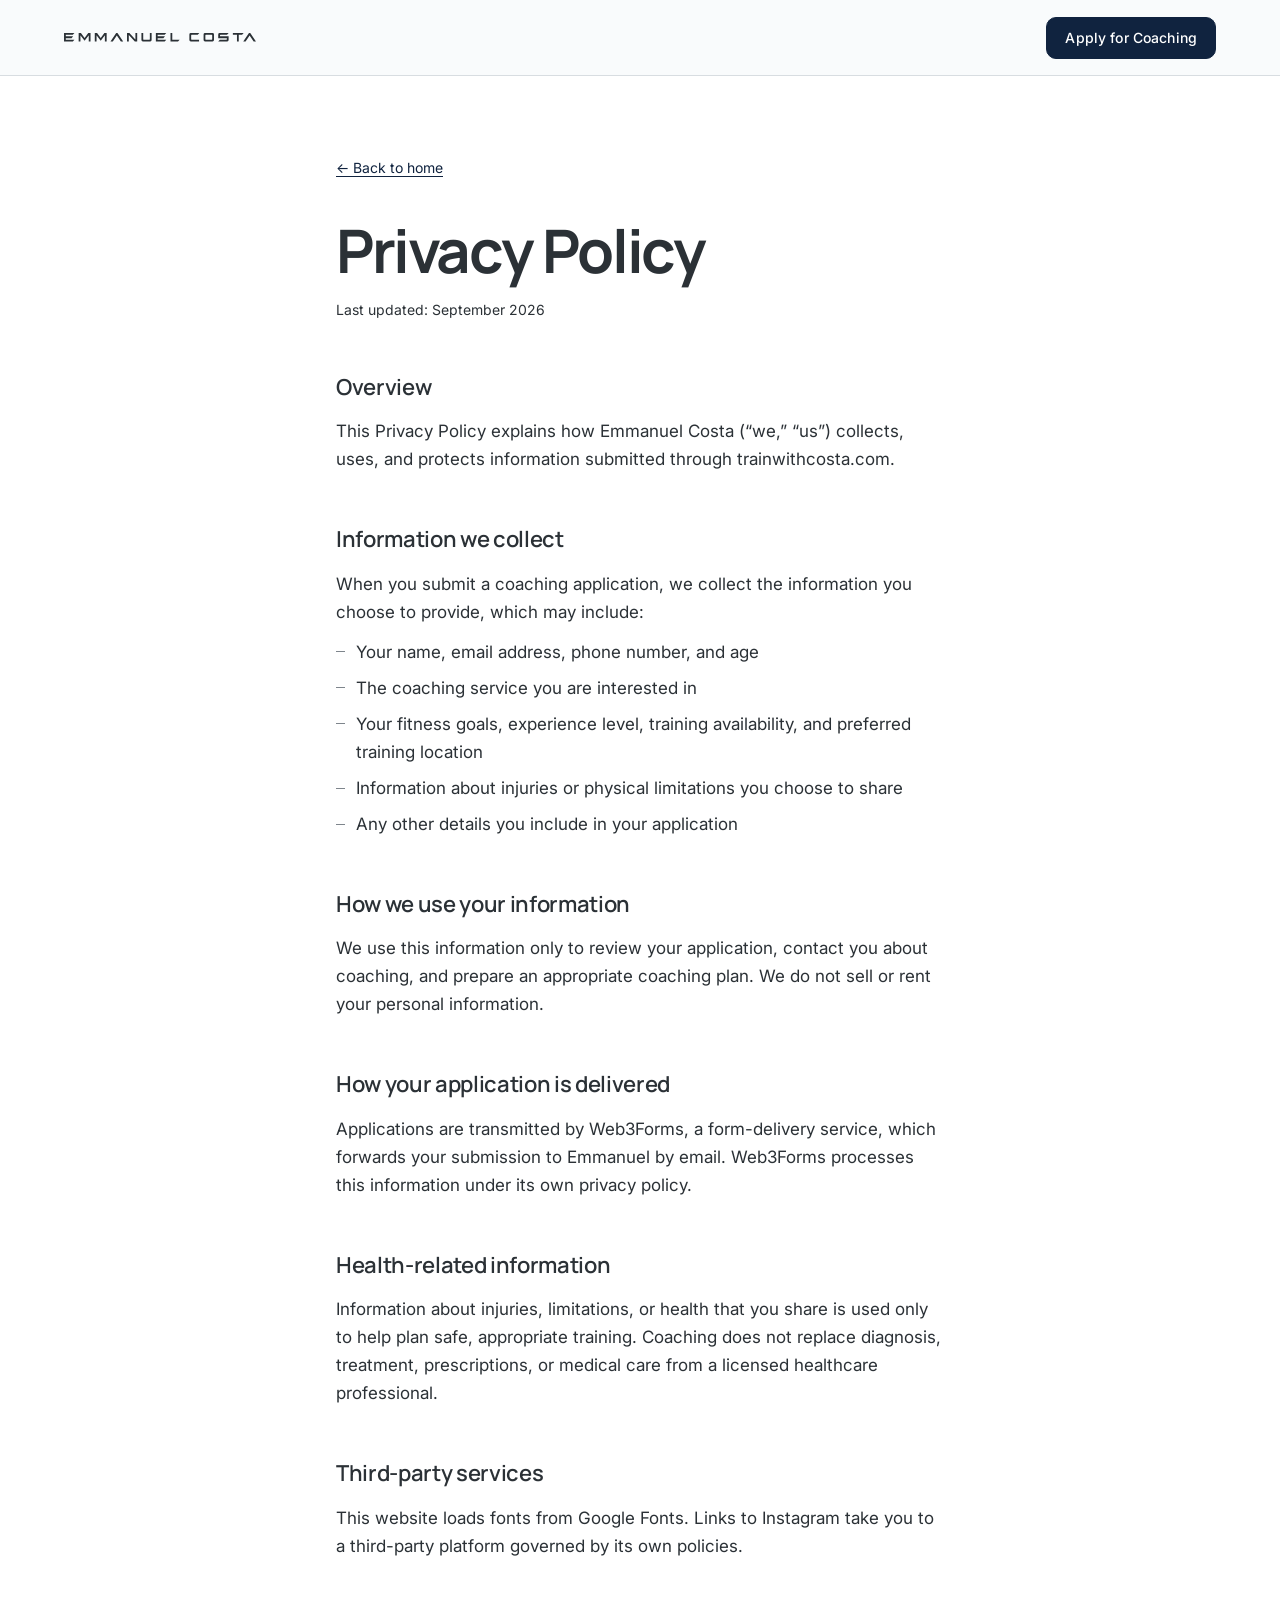
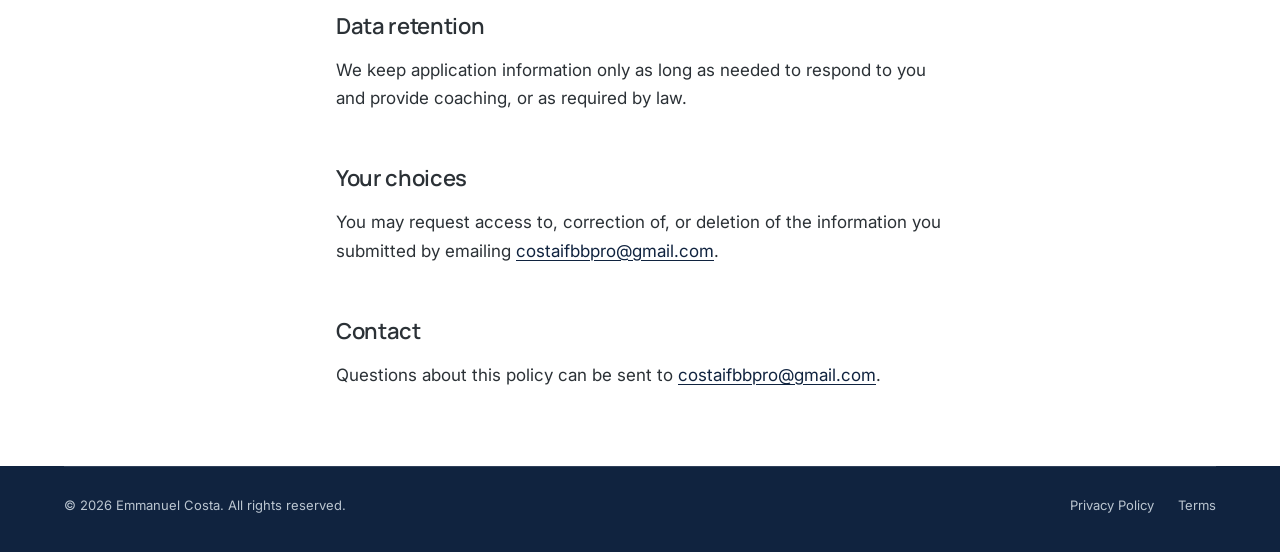
<file: trainwithcosta/public/privacy.html>
<!doctype html>
<html lang="en">
<head>
  <meta charset="utf-8">
  <meta name="viewport" content="width=device-width, initial-scale=1">
  <title>Privacy Policy | Emmanuel Costa</title>
  <meta name="description" content="How Emmanuel Costa collects and uses information submitted through trainwithcosta.com.">
  <link rel="canonical" href="https://trainwithcosta.com/privacy.html">
  <link rel="icon" href="favicon.svg" type="image/svg+xml">
  <link rel="preconnect" href="https://fonts.googleapis.com">
  <link rel="preconnect" href="https://fonts.gstatic.com" crossorigin>
  <link rel="stylesheet" href="https://fonts.googleapis.com/css2?family=Inter:wght@400;500;600&family=Manrope:wght@500;600;700&display=swap">
  <link rel="stylesheet" href="css/styles.css">
</head>
<body>
  <a class="skip-link" href="#main">Skip to content</a>
  <header class="nav is-scrolled">
    <div class="nav__inner wrap">
      <a class="nav__logo" href="index.html" aria-label="Emmanuel Costa — home">
        <svg viewBox="0 0 4525 200" fill="currentColor" aria-hidden="true" focusable="false">      <g>
        <path d="M0 0h42v200H0zM0 0h245l-38 42H0zM0 79h215l-38 42H0zM0 158h245l-38 42H0z"/>
        <path transform="translate(345)" d="M0 0h42v200H0zM238 0h42v200h-42zM0 0h54l86 118v62zM280 0L140 180v-62L226 0z"/>
        <path transform="translate(725)" d="M0 0h42v200H0zM238 0h42v200h-42zM0 0h54l86 118v62zM280 0L140 180v-62L226 0z"/>
        <path transform="translate(1095)" d="M0 200L135 0h30l135 200h-55L150 59 55 200z"/>
        <path transform="translate(1485)" d="M0 0h42v200H0zM198 0h42v200h-42zM0 0h56l184 200h-56z"/>
        <path transform="translate(1825)" d="M0 0h42v148a10 10 0 0 0 10 10h136a10 10 0 0 0 10-10V0h42v166a34 34 0 0 1-34 34H34A34 34 0 0 1 0 166z"/>
        <path transform="translate(2165)" d="M0 0h42v200H0zM0 0h245l-38 42H0zM0 79h215l-38 42H0zM0 158h245l-38 42H0z"/>
        <path transform="translate(2510)" d="M0 0h42v200H0zM0 158h215l-38 42H0z"/>
        <path transform="translate(2955)" d="M235 0H34A34 34 0 0 0 0 34v132a34 34 0 0 0 34 34h194v-42H52a10 10 0 0 1-10-10V52a10 10 0 0 1 10-10h145z"/>
        <path transform="translate(3290)" d="M34 0h177a34 34 0 0 1 34 34v132a34 34 0 0 1-34 34H34A34 34 0 0 1 0 166V34A34 34 0 0 1 34 0zM52 42a10 10 0 0 0-10 10v96a10 10 0 0 0 10 10h141a10 10 0 0 0 10-10V52a10 10 0 0 0-10-10z"/>
        <path transform="translate(3635)" d="M245 0H34A34 34 0 0 0 0 34v87h203v27a10 10 0 0 1-10 10H38L0 200h211a34 34 0 0 0 34-34V79H42V52a10 10 0 0 1 10-10h155z"/>
        <path transform="translate(3980)" d="M0 0h255l-38 42H0zM97 0h42v200H97z"/>
        <path transform="translate(4225)" d="M0 200L135 0h30l135 200h-55L150 59 55 200z"/>
      </g></svg>
      </a>
      <div class="nav__actions"><a class="btn btn--primary btn--sm" href="index.html#apply">Apply for Coaching</a></div>
    </div>
  </header>
  <main id="main" class="legal">
    <div class="wrap legal__inner">
      <a class="legal__back" href="index.html">← Back to home</a>
      <h1>Privacy Policy</h1>
      <p class="legal__updated">Last updated: September 2026</p>

      <h2>Overview</h2>
      <p>This Privacy Policy explains how Emmanuel Costa (“we,” “us”) collects, uses, and protects information submitted through trainwithcosta.com.</p>

      <h2>Information we collect</h2>
      <p>When you submit a coaching application, we collect the information you choose to provide, which may include:</p>
      <ul>
        <li>Your name, email address, phone number, and age</li>
        <li>The coaching service you are interested in</li>
        <li>Your fitness goals, experience level, training availability, and preferred training location</li>
        <li>Information about injuries or physical limitations you choose to share</li>
        <li>Any other details you include in your application</li>
      </ul>

      <h2>How we use your information</h2>
      <p>We use this information only to review your application, contact you about coaching, and prepare an appropriate coaching plan. We do not sell or rent your personal information.</p>

      <h2>How your application is delivered</h2>
      <p>Applications are transmitted by Web3Forms, a form-delivery service, which forwards your submission to Emmanuel by email. Web3Forms processes this information under its own privacy policy.</p>

      <h2>Health-related information</h2>
      <p>Information about injuries, limitations, or health that you share is used only to help plan safe, appropriate training. Coaching does not replace diagnosis, treatment, prescriptions, or medical care from a licensed healthcare professional.</p>

      <h2>Third-party services</h2>
      <p>This website loads fonts from Google Fonts. Links to Instagram take you to a third-party platform governed by its own policies.</p>

      <h2>Data retention</h2>
      <p>We keep application information only as long as needed to respond to you and provide coaching, or as required by law.</p>

      <h2>Your choices</h2>
      <p>You may request access to, correction of, or deletion of the information you submitted by emailing <a href="mailto:costaifbbpro@gmail.com">costaifbbpro@gmail.com</a>.</p>

      <h2>Contact</h2>
      <p>Questions about this policy can be sent to <a href="mailto:costaifbbpro@gmail.com">costaifbbpro@gmail.com</a>.</p>
    </div>
  </main>
  <footer class="footer">
    <div class="wrap">
      <div class="footer__bottom">
        <p>© 2026 Emmanuel Costa. All rights reserved.</p>
        <ul>
          <li><a href="privacy.html">Privacy Policy</a></li>
          <li><a href="terms.html">Terms</a></li>
        </ul>
      </div>
    </div>
  </footer>
</body>
</html>
</file>
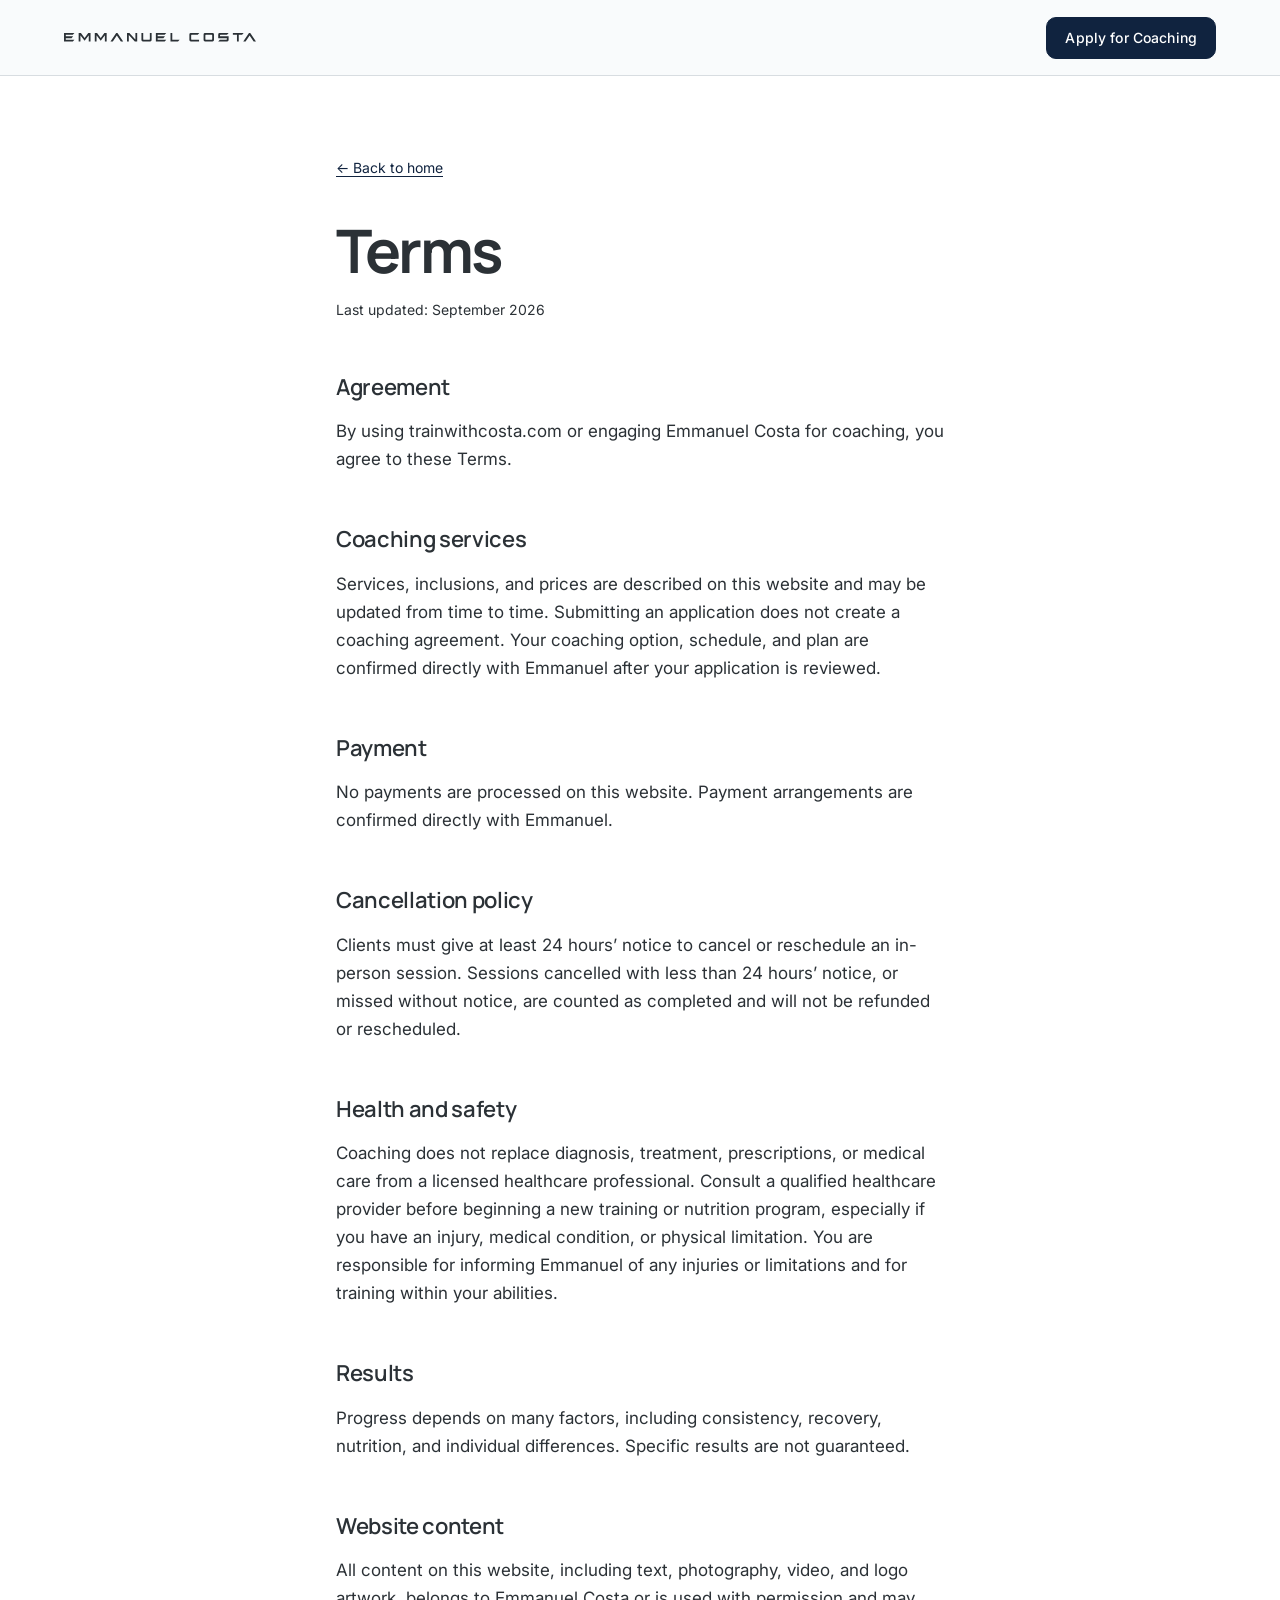
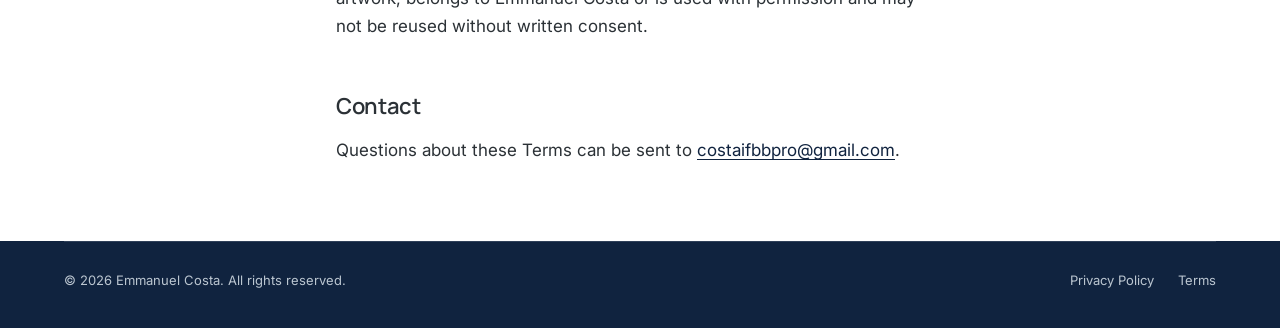
<file: trainwithcosta/public/terms.html>
<!doctype html>
<html lang="en">
<head>
  <meta charset="utf-8">
  <meta name="viewport" content="width=device-width, initial-scale=1">
  <title>Terms | Emmanuel Costa</title>
  <meta name="description" content="Terms of use for trainwithcosta.com and coaching services provided by Emmanuel Costa.">
  <link rel="canonical" href="https://trainwithcosta.com/terms.html">
  <link rel="icon" href="favicon.svg" type="image/svg+xml">
  <link rel="preconnect" href="https://fonts.googleapis.com">
  <link rel="preconnect" href="https://fonts.gstatic.com" crossorigin>
  <link rel="stylesheet" href="https://fonts.googleapis.com/css2?family=Inter:wght@400;500;600&family=Manrope:wght@500;600;700&display=swap">
  <link rel="stylesheet" href="css/styles.css">
</head>
<body>
  <a class="skip-link" href="#main">Skip to content</a>
  <header class="nav is-scrolled">
    <div class="nav__inner wrap">
      <a class="nav__logo" href="index.html" aria-label="Emmanuel Costa — home">
        <svg viewBox="0 0 4525 200" fill="currentColor" aria-hidden="true" focusable="false">      <g>
        <path d="M0 0h42v200H0zM0 0h245l-38 42H0zM0 79h215l-38 42H0zM0 158h245l-38 42H0z"/>
        <path transform="translate(345)" d="M0 0h42v200H0zM238 0h42v200h-42zM0 0h54l86 118v62zM280 0L140 180v-62L226 0z"/>
        <path transform="translate(725)" d="M0 0h42v200H0zM238 0h42v200h-42zM0 0h54l86 118v62zM280 0L140 180v-62L226 0z"/>
        <path transform="translate(1095)" d="M0 200L135 0h30l135 200h-55L150 59 55 200z"/>
        <path transform="translate(1485)" d="M0 0h42v200H0zM198 0h42v200h-42zM0 0h56l184 200h-56z"/>
        <path transform="translate(1825)" d="M0 0h42v148a10 10 0 0 0 10 10h136a10 10 0 0 0 10-10V0h42v166a34 34 0 0 1-34 34H34A34 34 0 0 1 0 166z"/>
        <path transform="translate(2165)" d="M0 0h42v200H0zM0 0h245l-38 42H0zM0 79h215l-38 42H0zM0 158h245l-38 42H0z"/>
        <path transform="translate(2510)" d="M0 0h42v200H0zM0 158h215l-38 42H0z"/>
        <path transform="translate(2955)" d="M235 0H34A34 34 0 0 0 0 34v132a34 34 0 0 0 34 34h194v-42H52a10 10 0 0 1-10-10V52a10 10 0 0 1 10-10h145z"/>
        <path transform="translate(3290)" d="M34 0h177a34 34 0 0 1 34 34v132a34 34 0 0 1-34 34H34A34 34 0 0 1 0 166V34A34 34 0 0 1 34 0zM52 42a10 10 0 0 0-10 10v96a10 10 0 0 0 10 10h141a10 10 0 0 0 10-10V52a10 10 0 0 0-10-10z"/>
        <path transform="translate(3635)" d="M245 0H34A34 34 0 0 0 0 34v87h203v27a10 10 0 0 1-10 10H38L0 200h211a34 34 0 0 0 34-34V79H42V52a10 10 0 0 1 10-10h155z"/>
        <path transform="translate(3980)" d="M0 0h255l-38 42H0zM97 0h42v200H97z"/>
        <path transform="translate(4225)" d="M0 200L135 0h30l135 200h-55L150 59 55 200z"/>
      </g></svg>
      </a>
      <div class="nav__actions"><a class="btn btn--primary btn--sm" href="index.html#apply">Apply for Coaching</a></div>
    </div>
  </header>
  <main id="main" class="legal">
    <div class="wrap legal__inner">
      <a class="legal__back" href="index.html">← Back to home</a>
      <h1>Terms</h1>
      <p class="legal__updated">Last updated: September 2026</p>

      <h2>Agreement</h2>
      <p>By using trainwithcosta.com or engaging Emmanuel Costa for coaching, you agree to these Terms.</p>

      <h2>Coaching services</h2>
      <p>Services, inclusions, and prices are described on this website and may be updated from time to time. Submitting an application does not create a coaching agreement. Your coaching option, schedule, and plan are confirmed directly with Emmanuel after your application is reviewed.</p>

      <h2>Payment</h2>
      <p>No payments are processed on this website. Payment arrangements are confirmed directly with Emmanuel.</p>

      <h2>Cancellation policy</h2>
      <p>Clients must give at least 24 hours’ notice to cancel or reschedule an in-person session. Sessions cancelled with less than 24 hours’ notice, or missed without notice, are counted as completed and will not be refunded or rescheduled.</p>

      <h2>Health and safety</h2>
      <p>Coaching does not replace diagnosis, treatment, prescriptions, or medical care from a licensed healthcare professional. Consult a qualified healthcare provider before beginning a new training or nutrition program, especially if you have an injury, medical condition, or physical limitation. You are responsible for informing Emmanuel of any injuries or limitations and for training within your abilities.</p>

      <h2>Results</h2>
      <p>Progress depends on many factors, including consistency, recovery, nutrition, and individual differences. Specific results are not guaranteed.</p>

      <h2>Website content</h2>
      <p>All content on this website, including text, photography, video, and logo artwork, belongs to Emmanuel Costa or is used with permission and may not be reused without written consent.</p>

      <h2>Contact</h2>
      <p>Questions about these Terms can be sent to <a href="mailto:costaifbbpro@gmail.com">costaifbbpro@gmail.com</a>.</p>
    </div>
  </main>
  <footer class="footer">
    <div class="wrap">
      <div class="footer__bottom">
        <p>© 2026 Emmanuel Costa. All rights reserved.</p>
        <ul>
          <li><a href="privacy.html">Privacy Policy</a></li>
          <li><a href="terms.html">Terms</a></li>
        </ul>
      </div>
    </div>
  </footer>
</body>
</html>
</file>
<file: trainwithcosta/public/css/styles.css>
/* ==========================================================================
   Emmanuel Costa — trainwithcosta.com
   Design tokens follow the brand direction document.
   ========================================================================== */

:root {
  /* Brand palette */
  --luminous-white: #F9FBFC;
  --morning-haze: #E6EFF5;
  --ice-blue: #BFDCEB;
  --soft-silver: #D8DDE1;
  --cool-gray: #A7B0B8;
  --brushed-steel: #7E858C;
  --midnight-charcoal: #2B3136;
  --deep-navy: #10233F;
  --deep-navy-hover: #173455;
  --white: #FFFFFF;

  /* Brushed Steel darkened slightly so small secondary text passes WCAG AA (4.5:1) */
  --steel-text: #636A71;
  --error: #9E3B3B;

  /* Type */
  --font-display: "Manrope", "Helvetica Neue", Arial, sans-serif;
  --font-body: "Inter", "Helvetica Neue", Arial, sans-serif;

  /* Layout */
  --max: 1320px;
  --gutter: clamp(20px, 5vw, 64px);
  --nav-h: 76px;
  --radius: 10px;
  --radius-sm: 8px;
  --radius-lg: 16px;
  --radius-xl: 22px;
  --section-y: clamp(52px, 5.5vw, 92px);

  /* Motion */
  --ease-out: cubic-bezier(.16, 1, .3, 1);
  --ease-soft: cubic-bezier(.22, .61, .36, 1);
}

/* --------------------------------------------------------------------------
   Base
   -------------------------------------------------------------------------- */
*, *::before, *::after { box-sizing: border-box; }

html {
  -webkit-text-size-adjust: 100%;
  scroll-behavior: smooth;
  scroll-padding-top: calc(var(--nav-h) + 8px);
}

body {
  margin: 0;
  background: var(--luminous-white);
  color: var(--midnight-charcoal);
  font-family: var(--font-body);
  font-size: 1.0625rem;
  line-height: 1.65;
  -webkit-font-smoothing: antialiased;
  -moz-osx-font-smoothing: grayscale;
  text-rendering: optimizeLegibility;
  overflow-x: hidden;
}

body.is-locked { overflow: hidden; }

[hidden] { display: none !important; }

img, video, svg { display: block; max-width: 100%; }
img, video { height: auto; }

h1, h2, h3, h4, h5, p, ul, ol, dl, dd, figure, blockquote { margin: 0; }
ul, ol { padding: 0; list-style: none; }

a { color: inherit; text-decoration: none; }
button, input, select, textarea { font: inherit; color: inherit; }
button { cursor: pointer; }

::selection { background: var(--ice-blue); color: var(--deep-navy); }

:focus-visible {
  outline: 2px solid var(--deep-navy);
  outline-offset: 3px;
  border-radius: var(--radius-sm);
}

.sr-only {
  position: absolute !important;
  width: 1px; height: 1px;
  padding: 0; margin: -1px;
  overflow: hidden; clip: rect(0 0 0 0);
  white-space: nowrap; border: 0;
}

.skip-link {
  position: fixed;
  top: 12px; left: 12px;
  z-index: 100;
  padding: 12px 18px;
  background: var(--deep-navy);
  color: var(--white);
  border-radius: var(--radius);
  font-size: .9375rem;
  transform: translateY(-160%);
  transition: transform .2s var(--ease-soft);
}
.skip-link:focus { transform: none; }

.wrap {
  width: 100%;
  max-width: calc(var(--max) + var(--gutter) * 2);
  margin-inline: auto;
  padding-inline: var(--gutter);
}

.section { padding-block: var(--section-y); position: relative; }

/* --------------------------------------------------------------------------
   Typography
   -------------------------------------------------------------------------- */
.h2 {
  font-family: var(--font-display);
  font-weight: 700;
  font-size: clamp(2.25rem, 1.35rem + 3.1vw, 4rem);
  line-height: 1.04;
  letter-spacing: -.035em;
  color: var(--midnight-charcoal);
  text-wrap: balance;
}

.h3 {
  font-family: var(--font-display);
  font-weight: 600;
  font-size: clamp(1.625rem, 1.2rem + 1.2vw, 2.25rem);
  line-height: 1.12;
  letter-spacing: -.025em;
  color: var(--midnight-charcoal);
}

.eyebrow {
  display: flex;
  align-items: center;
  gap: 12px;
  font-size: .75rem;
  font-weight: 500;
  letter-spacing: .2em;
  text-transform: uppercase;
  color: var(--steel-text);
  margin-bottom: 28px;
}
.eyebrow__num {
  display: inline-flex;
  align-items: center;
  gap: 12px;
  color: var(--deep-navy);
  font-weight: 600;
}
.eyebrow__num::after {
  content: "";
  width: 32px; height: 1px;
  background: var(--cool-gray);
}
.eyebrow__dot {
  width: 4px; height: 4px;
  border-radius: 50%;
  background: var(--cool-gray);
}
.eyebrow--light { color: var(--morning-haze); }
.eyebrow--light .eyebrow__num { color: var(--ice-blue); }
.eyebrow--light .eyebrow__num::after { background: rgba(191, 220, 235, .45); }
.eyebrow--center { justify-content: center; }

.prose p + p { margin-top: 1.1em; }

.note {
  margin-top: 20px;
  font-size: .9375rem;
  color: var(--steel-text);
}

/* --------------------------------------------------------------------------
   Buttons
   -------------------------------------------------------------------------- */
.btn {
  --btn-bg: transparent;
  --btn-fg: var(--deep-navy);
  --btn-border: transparent;
  position: relative;
  display: inline-flex;
  align-items: center;
  justify-content: center;
  gap: 10px;
  min-height: 52px;
  padding: 0 26px;
  border: 1px solid var(--btn-border);
  border-radius: var(--radius);
  background: var(--btn-bg);
  color: var(--btn-fg);
  font-family: var(--font-body);
  font-size: .9375rem;
  font-weight: 500;
  letter-spacing: .01em;
  line-height: 1;
  white-space: nowrap;
  transition: background-color .22s var(--ease-soft), color .22s var(--ease-soft), border-color .22s var(--ease-soft), transform .15s var(--ease-soft);
  -webkit-tap-highlight-color: transparent;
}
.btn:active { transform: scale(.985); }

.btn__arrow {
  width: 18px; height: 18px;
  fill: none;
  stroke: currentColor;
  stroke-width: 1.5;
  stroke-linecap: round;
  stroke-linejoin: round;
  transition: transform .3s var(--ease-out);
}
.btn:hover .btn__arrow { transform: translateX(4px); }

.btn--primary { --btn-bg: var(--deep-navy); --btn-fg: var(--white); --btn-border: var(--deep-navy); }
.btn--primary:hover { --btn-bg: var(--deep-navy-hover); --btn-border: var(--deep-navy-hover); }

.btn--secondary { --btn-bg: var(--white); --btn-fg: var(--deep-navy); --btn-border: var(--deep-navy); }
.btn--secondary:hover { --btn-bg: var(--morning-haze); }

.btn--light { --btn-bg: var(--white); --btn-fg: var(--deep-navy); --btn-border: var(--white); }
.btn--light:hover { --btn-bg: var(--morning-haze); --btn-border: var(--morning-haze); }
.btn--light:focus-visible, .btn--ghost:focus-visible { outline-color: var(--ice-blue); }

.btn--ghost { --btn-fg: var(--white); --btn-border: rgba(230, 239, 245, .38); }
.btn--ghost:hover { --btn-bg: rgba(230, 239, 245, .08); --btn-border: rgba(230, 239, 245, .7); }

.btn--sm { min-height: 42px; padding: 0 18px; font-size: .875rem; }
.btn--lg { min-height: 58px; font-size: 1rem; }
.btn--block { width: 100%; }

/* --------------------------------------------------------------------------
   Navigation
   -------------------------------------------------------------------------- */
.nav {
  position: sticky;
  top: 0;
  z-index: 60;
  height: var(--nav-h);
  background: rgba(249, 251, 252, .88);
  -webkit-backdrop-filter: saturate(1.4) blur(14px);
  backdrop-filter: saturate(1.4) blur(14px);
  border-bottom: 1px solid transparent;
  transition: border-color .3s var(--ease-soft), background-color .3s var(--ease-soft);
}
.nav.is-scrolled { border-bottom-color: var(--soft-silver); background: rgba(249, 251, 252, .94); }

.nav__inner {
  height: 100%;
  display: flex;
  align-items: center;
  justify-content: space-between;
  gap: 32px;
}

.nav__logo {
  display: block;
  flex: none;
  padding: 10px 0;
  color: var(--midnight-charcoal);
}
.nav__logo svg { width: clamp(168px, 15vw, 214px); height: auto; }

.nav__links {
  display: none;
  align-items: center;
  gap: clamp(24px, 2.6vw, 40px);
  margin-left: auto;
}
.nav__links a {
  position: relative;
  padding: 8px 0;
  font-size: .875rem;
  font-weight: 500;
  color: var(--midnight-charcoal);
  transition: color .2s var(--ease-soft);
}
.nav__links a::after {
  content: "";
  position: absolute;
  left: 0; right: 0; bottom: 2px;
  height: 1px;
  background: var(--deep-navy);
  transform: scaleX(0);
  transform-origin: right;
  transition: transform .35s var(--ease-out);
}
.nav__links a:hover { color: var(--deep-navy); }
.nav__links a:hover::after,
.nav__links a[aria-current="true"]::after { transform: scaleX(1); transform-origin: left; }
.nav__links a[aria-current="true"] { color: var(--deep-navy); }

.nav__actions { display: flex; align-items: center; gap: 8px; }
.nav__cta-long { display: none; }

.nav__toggle {
  position: relative;
  width: 44px; height: 44px;
  border: 0;
  background: transparent;
  border-radius: var(--radius);
}
.nav__toggle-line {
  position: absolute;
  left: 11px; right: 11px;
  height: 1.5px;
  background: var(--midnight-charcoal);
  transition: transform .35s var(--ease-out), top .35s var(--ease-out);
}
.nav__toggle-line:nth-of-type(1) { top: 18px; }
.nav__toggle-line:nth-of-type(2) { top: 25px; }
.nav__toggle[aria-expanded="true"] .nav__toggle-line:nth-of-type(1) { top: 21.5px; transform: rotate(45deg); }
.nav__toggle[aria-expanded="true"] .nav__toggle-line:nth-of-type(2) { top: 21.5px; transform: rotate(-45deg); }

@media (min-width: 640px) {
  .nav__cta-long { display: inline; }
  .nav__cta-short { display: none; }
}

@media (min-width: 1080px) {
  .nav__links { display: flex; }
  .nav__toggle { display: none; }
  .nav__actions { margin-left: 16px; }
}

/* Mobile menu */
.menu {
  position: fixed;
  inset: var(--nav-h) 0 0 0;
  z-index: 55;
  background: var(--luminous-white);
  opacity: 0;
  visibility: hidden;
  transition: opacity .35s var(--ease-soft), visibility 0s linear .35s;
  overflow-y: auto;
}
.menu.is-open { opacity: 1; visibility: visible; transition: opacity .35s var(--ease-soft); }
.menu__inner { padding-block: 24px 40px; display: flex; flex-direction: column; min-height: 100%; }
.menu__list { margin-bottom: 32px; }
.menu__list li {
  border-bottom: 1px solid var(--soft-silver);
  opacity: 0;
  transform: translateY(10px);
  transition: opacity .5s var(--ease-out), transform .5s var(--ease-out);
}
.menu.is-open .menu__list li { opacity: 1; transform: none; }
.menu.is-open .menu__list li:nth-child(2) { transition-delay: .04s; }
.menu.is-open .menu__list li:nth-child(3) { transition-delay: .08s; }
.menu.is-open .menu__list li:nth-child(4) { transition-delay: .12s; }
.menu.is-open .menu__list li:nth-child(5) { transition-delay: .16s; }
.menu__list a {
  display: flex;
  align-items: baseline;
  gap: 18px;
  padding: 18px 0;
  font-family: var(--font-display);
  font-weight: 600;
  font-size: 1.875rem;
  letter-spacing: -.025em;
  color: var(--midnight-charcoal);
}
.menu__list span { width: 24px; flex: none; font-family: var(--font-body); font-size: .75rem; font-weight: 600; letter-spacing: .12em; color: var(--deep-navy); }
.menu__meta { margin-top: 20px; font-size: .8125rem; color: var(--steel-text); text-align: center; letter-spacing: .04em; }

@media (min-width: 1080px) { .menu { display: none; } }

/* --------------------------------------------------------------------------
   Hero
   -------------------------------------------------------------------------- */
.hero {
  position: relative;
  display: grid;
  grid-template-columns: 1fr;
  background: var(--luminous-white);
  overflow: hidden;
  isolation: isolate;
}

/* Soft top-down stage light, echoing the logo concept */
.hero__light {
  position: absolute;
  z-index: -1;
  top: 0;
  left: 50%;
  width: min(900px, 120vw);
  height: 100%;
  transform: translateX(-50%);
  background:
    radial-gradient(22% 16% at 50% 0%, rgba(255, 255, 255, .95) 0%, rgba(255, 255, 255, 0) 100%),
    conic-gradient(from 148deg at 50% -2%, rgba(191, 220, 235, 0) 0deg, rgba(191, 220, 235, .5) 24deg, rgba(191, 220, 235, .5) 40deg, rgba(191, 220, 235, 0) 64deg, rgba(191, 220, 235, 0) 360deg);
  -webkit-mask-image: linear-gradient(180deg, #000 0%, rgba(0, 0, 0, .55) 55%, transparent 92%);
  mask-image: linear-gradient(180deg, #000 0%, rgba(0, 0, 0, .55) 55%, transparent 92%);
  pointer-events: none;
}

.hero__content {
  padding: 40px var(--gutter) 56px;
  display: flex;
  flex-direction: column;
  justify-content: center;
}

.hero__eyebrow { margin-bottom: 24px; }

.hero__title {
  font-family: var(--font-display);
  font-weight: 700;
  font-size: clamp(2.875rem, 1.1rem + 6.4vw, 6.5rem);
  line-height: .98;
  letter-spacing: -.045em;
  color: var(--midnight-charcoal);
}
.hero__title .line { display: block; overflow: hidden; padding-bottom: .14em; margin-bottom: -.14em; }
.hero__title .line > span { display: inline-block; }

.hero__lede {
  margin-top: 22px;
  max-width: 34rem;
  font-size: clamp(1.0625rem, .98rem + .3vw, 1.25rem);
  line-height: 1.6;
  color: var(--midnight-charcoal);
}

.hero__actions {
  display: flex;
  flex-wrap: wrap;
  gap: 12px;
  margin-top: 28px;
}

.creds {
  display: grid;
  grid-template-columns: repeat(2, minmax(0, 1fr));
  gap: 0 24px;
  margin-top: 20px;
  border-top: 1px solid var(--soft-silver);
}
.creds li {
  padding: 14px 0 4px;
  display: flex;
  flex-direction: column;
  gap: 4px;
}
.creds strong {
  white-space: nowrap;
  font-family: var(--font-display);
  font-weight: 600;
  font-size: clamp(1.625rem, 1.2rem + 1.1vw, 2.25rem);
  line-height: 1;
  letter-spacing: -.03em;
  color: var(--deep-navy);
}
.creds span { font-size: .8125rem; line-height: 1.4; color: var(--steel-text); }

.hero__media {
  position: relative;
  order: -1;
  height: min(58svh, 560px);
  min-height: 360px;
  overflow: hidden;
  background: #15191d;
  border-radius: 0 0 var(--radius-xl) var(--radius-xl);
}
.hero__media img {
  position: absolute;
  inset: -4% 0;
  width: 100%;
  height: 108%;
  object-fit: cover;
  object-position: 50% 30%;
  will-change: transform;
}
.hero__caption {
  position: absolute;
  left: 20px; bottom: 18px;
  font-size: .6875rem;
  letter-spacing: .18em;
  text-transform: uppercase;
  color: rgba(255, 255, 255, .78);
}

@media (max-width: 479px) {
  .hero__actions .btn { flex: 1 1 100%; }
}

@media (min-width: 640px) {
  .creds { grid-template-columns: repeat(4, minmax(0, 1fr)); }
}

@media (min-width: 1024px) {
  /* Hero splits in two here: keep four across and scale the figures to fit */
  .creds { gap: 0 20px; }
  .creds strong { font-size: clamp(1.25rem, .85rem + .85vw, 2rem); letter-spacing: -.03em; }
}

@media (min-width: 1024px) {
  .hero {
    grid-template-columns: minmax(0, 1.12fr) minmax(0, .88fr);
    min-height: calc(100svh - var(--nav-h));
  }
  .hero__light { left: 26%; width: 60vw; }
  .hero__content {
    padding-block: clamp(40px, 5.5vh, 80px);
    padding-inline-start: max(var(--gutter), calc((100vw - var(--max)) / 2));
    padding-inline-end: clamp(32px, 4vw, 72px);
  }
  .hero__media {
    order: 0;
    height: auto;
    min-height: 640px;
    margin: 0 clamp(12px, 1.4vw, 22px) clamp(12px, 1.4vw, 22px) 0;
    border-radius: var(--radius-xl);
  }
  .hero__caption { left: 28px; bottom: 26px; }
}

/* --------------------------------------------------------------------------
   Frames (photography)
   -------------------------------------------------------------------------- */
.frame {
  position: relative;
  overflow: hidden;
  background: var(--morning-haze);
  border-radius: var(--radius-xl);
}
.frame img {
  width: 100%;
  height: 100%;
  object-fit: cover;
  transition: transform 1.2s var(--ease-out);
}

/* --------------------------------------------------------------------------
   About
   -------------------------------------------------------------------------- */
.about { background: var(--white); }

.about__grid {
  display: grid;
  gap: 40px;
}

.about__media { position: relative; padding-bottom: 12%; padding-right: 14%; }
.frame--tall { aspect-ratio: 4 / 5; }
.frame--inset {
  position: absolute;
  right: 0; bottom: 0;
  width: 42%;
  aspect-ratio: 3 / 4;
  border: 8px solid var(--white);
  box-sizing: content-box;
}

.about__body .h2 { max-width: 14ch; }
.about__body .prose { margin-top: 32px; max-width: 36rem; }
.about__body .prose p { color: var(--midnight-charcoal); }
.about__body .prose p:last-child { color: var(--deep-navy); font-weight: 500; }

.about__sign {
  margin-top: 36px;
  padding-left: 20px;
  border-left: 2px solid var(--ice-blue);
  font-family: var(--font-display);
  font-weight: 600;
  font-size: clamp(1.25rem, 1.05rem + .6vw, 1.5rem);
  line-height: 1.35;
  letter-spacing: -.02em;
  color: var(--deep-navy);
  max-width: 30rem;
}

.facts {
  display: grid;
  grid-template-columns: 1fr;
  margin-top: 32px;
  border-top: 1px solid var(--soft-silver);
}
.facts > div {
  display: grid;
  grid-template-columns: 9.5rem 1fr;
  gap: 16px;
  padding: 16px 0;
  border-bottom: 1px solid var(--soft-silver);
}
.facts dt { font-size: .75rem; letter-spacing: .14em; text-transform: uppercase; color: var(--steel-text); padding-top: 3px; }
.facts dd { font-family: var(--font-display); font-weight: 600; font-size: 1.0625rem; letter-spacing: -.01em; color: var(--midnight-charcoal); }

@media (min-width: 1024px) {
  .about__grid { grid-template-columns: minmax(0, 5fr) minmax(0, 6fr); gap: clamp(48px, 6vw, 96px); align-items: start; }
  .about__media { position: sticky; top: calc(var(--nav-h) + 40px); }
  .about__body { padding-top: 24px; }
}

/* --------------------------------------------------------------------------
   Who it's for — Deep Navy
   -------------------------------------------------------------------------- */
.commit {
  background: var(--deep-navy);
  color: var(--white);
  overflow: hidden;
  isolation: isolate;
}
.commit__light {
  position: absolute;
  z-index: -1;
  top: 0; left: 50%;
  width: min(1100px, 140vw);
  height: 80%;
  transform: translateX(-50%);
  background: conic-gradient(from 150deg at 50% -2%, rgba(191, 220, 235, 0) 0deg, rgba(191, 220, 235, .13) 24deg, rgba(191, 220, 235, .13) 36deg, rgba(191, 220, 235, 0) 60deg, rgba(191, 220, 235, 0) 360deg);
  -webkit-mask-image: linear-gradient(180deg, #000 0%, transparent 90%);
  mask-image: linear-gradient(180deg, #000 0%, transparent 90%);
  pointer-events: none;
}

.commit__title {
  font-family: var(--font-display);
  font-weight: 600;
  font-size: clamp(1.25rem, 1rem + .8vw, 1.625rem);
  line-height: 1.35;
  letter-spacing: -.015em;
  color: var(--morning-haze);
  max-width: 34rem;
}

.commit__grid { display: grid; gap: 40px; margin-top: 36px; }

.commit__lede {
  max-width: 44rem;
  font-family: var(--font-display);
  font-weight: 500;
  font-size: clamp(1.25rem, 1.05rem + .8vw, 1.75rem);
  line-height: 1.4;
  letter-spacing: -.02em;
  color: var(--white);
}

.commit__label {
  margin-top: 40px;
  margin-bottom: 8px;
  font-size: .75rem;
  font-weight: 500;
  letter-spacing: .2em;
  text-transform: uppercase;
  color: var(--ice-blue);
}
.commit__list { counter-reset: item; }
.commit__list li {
  counter-increment: item;
  display: grid;
  grid-template-columns: 44px 1fr;
  gap: 8px;
  padding: 18px 0;
  border-bottom: 1px solid rgba(230, 239, 245, .14);
  font-size: 1.0625rem;
  line-height: 1.5;
  color: var(--morning-haze);
}
.commit__list li::before {
  content: counter(item, decimal-leading-zero);
  font-size: .75rem;
  font-weight: 600;
  letter-spacing: .08em;
  color: rgba(191, 220, 235, .8);
  padding-top: 5px;
}

.commit__close { margin-top: 40px; }
.commit__close p:first-child { color: var(--morning-haze); font-size: 1.0625rem; }
.commit__welcome {
  margin: 8px 0 32px;
  font-family: var(--font-display);
  font-weight: 700;
  font-size: clamp(3.25rem, 2rem + 5vw, 6rem);
  line-height: 1;
  letter-spacing: -.05em;
  color: var(--white);
}

.films {
  display: grid;
  grid-template-columns: repeat(3, minmax(0, 1fr));
  gap: clamp(8px, 1.4vw, 20px);
  align-items: start;
}
.film { position: relative; }
.film:nth-child(2) { margin-top: clamp(32px, 6vw, 96px); }
.film:nth-child(3) { margin-top: clamp(12px, 2vw, 32px); }
.film video {
  width: 100%;
  aspect-ratio: 9 / 16;
  object-fit: cover;
  background: #0B1829;
  border-radius: var(--radius-lg);
}
.film figcaption {
  margin-top: 12px;
  font-size: .6875rem;
  letter-spacing: .2em;
  text-transform: uppercase;
  color: rgba(230, 239, 245, .75);
}

@media (min-width: 1024px) {
  .commit__grid { grid-template-columns: minmax(0, 6fr) minmax(0, 5fr); gap: clamp(48px, 5vw, 88px); align-items: start; }
  .films { position: sticky; top: calc(var(--nav-h) + 48px); }
}

/* --------------------------------------------------------------------------
   Section heads
   -------------------------------------------------------------------------- */
.sec-head { margin-bottom: clamp(32px, 4vw, 56px); }
.sec-head__row { display: grid; gap: 24px; }
.sec-head__row .h2 { max-width: 16ch; }
.sec-head__lede { max-width: 34rem; color: var(--steel-text); font-size: 1.0625rem; }

@media (min-width: 1024px) {
  .sec-head__row { grid-template-columns: minmax(0, 7fr) minmax(0, 5fr); align-items: end; gap: 48px; }
  .sec-head__lede { padding-bottom: 8px; }
}

/* Play control, shown when a browser or setting stops autoplay */
.film { position: relative; }
.film__play {
  position: absolute;
  left: 50%; top: 50%;
  transform: translate(-50%, -50%);
  display: none;
  place-items: center;
  width: 52px; height: 52px;
  border: 0;
  border-radius: 50%;
  background: rgba(255, 255, 255, .92);
  color: var(--deep-navy);
  cursor: pointer;
  transition: background-color .25s var(--ease-soft), transform .25s var(--ease-soft);
}
.film__play svg { width: 20px; height: 20px; fill: currentColor; margin-left: 2px; }
.film__play:hover { background: var(--white); transform: translate(-50%, -50%) scale(1.06); }
.film--blocked .film__play { display: grid; }

/* --------------------------------------------------------------------------
   Coaching & Pricing
   -------------------------------------------------------------------------- */
.coaching { background: var(--morning-haze); }

.group + .group { margin-top: clamp(56px, 6vw, 88px); }

.group__head {
  display: grid;
  gap: 16px 48px;
  margin-bottom: 28px;
  padding-bottom: 24px;
  border-bottom: 1px solid var(--soft-silver);
}
.group__head--compact { padding-bottom: 24px; }
.group__meta {
  margin-top: 8px;
  font-size: .75rem;
  font-weight: 500;
  letter-spacing: .16em;
  text-transform: uppercase;
  color: var(--steel-text);
}
.group__text { max-width: 40rem; color: var(--midnight-charcoal); }

@media (min-width: 1024px) {
  .group__head { grid-template-columns: minmax(0, 5fr) minmax(0, 7fr); align-items: end; }
}

/* Tier cards */
.tiers { display: grid; gap: 16px; }
@media (min-width: 900px) {
  .tiers { grid-template-columns: repeat(3, minmax(0, 1fr)); gap: 20px; padding-top: 34px; }
}

.tier {
  position: relative;
  display: flex;
  flex-direction: column;
  padding: clamp(28px, 2.6vw, 40px);
  background: var(--white);
  border: 1px solid var(--soft-silver);
  border-radius: var(--radius-lg);
  transition: border-color .3s var(--ease-soft), box-shadow .4s var(--ease-soft);
}
.tier:hover { border-color: var(--cool-gray); box-shadow: 0 18px 40px -28px rgba(16, 35, 63, .28); }

.tier--top { border-color: var(--deep-navy); border-top-left-radius: 0; border-top-right-radius: 0; }
.tier--top:hover { border-color: var(--deep-navy); }
@media (max-width: 899px) { .tier--top { margin-top: 34px; } }
.tier__tag {
  position: absolute;
  left: -1px; right: -1px; bottom: 100%;
  margin: 0;
  padding: 9px 16px 8px;
  background: var(--deep-navy);
  color: var(--white);
  border-radius: var(--radius-lg) var(--radius-lg) 0 0;
  text-align: center;
  font-size: .6875rem;
  font-weight: 600;
  letter-spacing: .14em;
  text-transform: uppercase;
}

.tier__name {
  font-family: var(--font-display);
  font-weight: 600;
  font-size: 1.25rem;
  line-height: 1.25;
  letter-spacing: -.015em;
  color: var(--midnight-charcoal);
  min-height: 2.5em;
}
.addon .tier__name { min-height: 0; }

.tier__price {
  display: flex;
  align-items: baseline;
  gap: 8px;
  margin-top: 20px;
}
.tier__amount {
  font-family: var(--font-display);
  font-weight: 700;
  font-size: clamp(2.75rem, 2.2rem + 1.4vw, 3.5rem);
  line-height: 1;
  letter-spacing: -.045em;
  color: var(--deep-navy);
  font-variant-numeric: lining-nums;
}
.tier__per { font-size: .9375rem; color: var(--steel-text); }

.tier__desc {
  margin-top: 18px;
  padding-bottom: 24px;
  border-bottom: 1px solid var(--soft-silver);
  font-size: .9688rem;
  line-height: 1.6;
  color: var(--midnight-charcoal);
}

.checks { margin-top: 24px; display: grid; gap: 12px; }
.checks li {
  position: relative;
  padding-left: 28px;
  font-size: .9375rem;
  line-height: 1.5;
}
.checks li::before {
  content: "";
  position: absolute;
  left: 2px; top: 4px;
  width: 14px; height: 14px;
  background: no-repeat center / 14px url("data:image/svg+xml,%3Csvg xmlns='http://www.w3.org/2000/svg' viewBox='0 0 14 14'%3E%3Cpath d='M2 7.4l3.1 3.1L12 3.6' fill='none' stroke='%2310233F' stroke-width='1.5' stroke-linecap='round' stroke-linejoin='round'/%3E%3C/svg%3E");
}

.tier__best {
  margin-top: 24px;
  padding: 16px 18px;
  background: var(--luminous-white);
  border-radius: var(--radius);
  font-size: .875rem;
  line-height: 1.55;
  color: var(--midnight-charcoal);
}
.tier__best span {
  display: block;
  margin-bottom: 4px;
  font-size: .6875rem;
  font-weight: 600;
  letter-spacing: .16em;
  text-transform: uppercase;
  color: var(--deep-navy);
}

/* Disclosure: full inclusions */
.more { margin-top: 20px; border-top: 1px solid var(--soft-silver); }
.more summary {
  display: flex;
  align-items: center;
  justify-content: space-between;
  gap: 16px;
  min-height: 52px;
  font-size: .875rem;
  font-weight: 500;
  color: var(--deep-navy);
  cursor: pointer;
  list-style: none;
}
.more summary::-webkit-details-marker { display: none; }
.more summary:hover { color: var(--deep-navy-hover); }
.more__icon { position: relative; width: 12px; height: 12px; flex: none; }
.more__icon::before, .more__icon::after {
  content: "";
  position: absolute;
  top: 50%; left: 0;
  width: 12px; height: 1.5px;
  background: currentColor;
  transition: transform .35s var(--ease-out);
}
.more__icon::after { transform: rotate(90deg); }
.more[open] .more__icon::after { transform: rotate(0deg); }
.more__body { padding: 4px 0 12px; }
.more__body h5 {
  margin: 22px 0 10px;
  font-size: .6875rem;
  font-weight: 600;
  letter-spacing: .16em;
  text-transform: uppercase;
  color: var(--deep-navy);
}
.more__note { margin-top: 12px; font-size: .875rem; line-height: 1.6; color: var(--steel-text); }
.more__body > .more__note:first-child { margin-top: 4px; }
.more__legal { margin-top: 18px; padding-top: 14px; border-top: 1px solid var(--soft-silver); font-size: .8125rem; color: var(--steel-text); }
.more[open] .more__body { animation: reveal-down .45s var(--ease-out); }

@keyframes reveal-down { from { opacity: 0; transform: translateY(-6px); } to { opacity: 1; transform: none; } }

.dashes { display: grid; gap: 8px; }
.dashes li {
  position: relative;
  padding-left: 20px;
  font-size: .875rem;
  line-height: 1.5;
  color: var(--midnight-charcoal);
}
.dashes li::before {
  content: "";
  position: absolute;
  left: 0; top: .72em;
  width: 9px; height: 1px;
  background: var(--brushed-steel);
}
.dashes--cols { grid-template-columns: repeat(auto-fill, minmax(min(100%, 220px), 1fr)); column-gap: 24px; }

.tier__cta { margin-top: auto; }
.tier > .more { margin-bottom: 20px; }

/* In-person */
.inperson { display: grid; gap: 32px; }
.inperson__media { aspect-ratio: 4 / 5; }
.inperson__body .group__meta { margin-bottom: 20px; }

.rates { margin-top: 36px; border-top: 1px solid var(--cool-gray); }
.rate {
  display: grid;
  grid-template-columns: 1fr auto;
  grid-template-areas: "info price" "link link";
  gap: 12px 24px;
  align-items: center;
  padding: 24px 0;
  border-bottom: 1px solid var(--soft-silver);
}
.rate__info { grid-area: info; }
.rate__info h4 { font-family: var(--font-display); font-weight: 600; font-size: 1.1875rem; letter-spacing: -.015em; }
.rate__info p { margin-top: 4px; font-size: .9375rem; line-height: 1.5; color: var(--steel-text); max-width: 30rem; }
.rate__price { grid-area: price; text-align: right; display: flex; flex-direction: column; align-items: flex-end; }
.rate__price strong { font-family: var(--font-display); font-weight: 700; font-size: 2.125rem; line-height: 1; letter-spacing: -.04em; color: var(--deep-navy); }
.rate__price span { margin-top: 4px; font-size: .8125rem; color: var(--steel-text); }
.rate__link {
  grid-area: link;
  justify-self: start;
  display: inline-flex;
  align-items: center;
  gap: 8px;
  min-height: 44px;
  font-size: .875rem;
  font-weight: 500;
  color: var(--deep-navy);
  border-bottom: 1px solid transparent;
  transition: border-color .2s var(--ease-soft);
}
.rate__link svg { width: 16px; height: 16px; fill: none; stroke: currentColor; stroke-width: 1.5; stroke-linecap: round; stroke-linejoin: round; transition: transform .3s var(--ease-out); }
.rate__link:hover svg { transform: translateX(4px); }
.rate__link:hover { border-bottom-color: var(--deep-navy); }

.included { margin-top: 32px; }
.included__title { margin-bottom: 16px; font-size: .6875rem; font-weight: 600; letter-spacing: .16em; text-transform: uppercase; color: var(--deep-navy); }

@media (min-width: 640px) {
  .rate { grid-template-columns: 1fr auto auto; grid-template-areas: "info price link"; gap: 32px; }
  .rate__link { justify-self: end; min-width: 84px; justify-content: flex-end; }
}

@media (min-width: 1024px) {
  .inperson { grid-template-columns: minmax(0, 5fr) minmax(0, 7fr); gap: clamp(48px, 5vw, 88px); align-items: start; }
  .inperson__media { position: sticky; top: calc(var(--nav-h) + 40px); }
}

/* Add-ons */
.addons { display: grid; gap: 16px; }
@media (min-width: 900px) { .addons { grid-template-columns: repeat(2, minmax(0, 1fr)); gap: 20px; } }
.addon__meta { margin-bottom: 10px; font-size: .6875rem; font-weight: 600; letter-spacing: .16em; text-transform: uppercase; color: var(--steel-text); }

/* --------------------------------------------------------------------------
   Process
   -------------------------------------------------------------------------- */
.process { background: var(--white); }

.steps {
  position: relative;
  display: grid;
  gap: 0;
  counter-reset: step;
}
.steps::before, .steps::after {
  content: "";
  position: absolute;
  left: 5px; top: 8px; bottom: 8px;
  width: 1px;
  background: var(--soft-silver);
}
.steps::after {
  background: var(--deep-navy);
  transform: scaleY(0);
  transform-origin: top;
  transition: transform 1.6s var(--ease-out) .2s;
}
.steps.is-in::after { transform: scaleY(1); }

.step { position: relative; padding: 0 0 30px 40px; }
.step::before {
  content: "";
  position: absolute;
  left: 0; top: 4px;
  width: 11px; height: 11px;
  border-radius: 50%;
  background: var(--white);
  border: 1.5px solid var(--deep-navy);
  z-index: 1;
}
.step__num { font-size: .75rem; font-weight: 600; letter-spacing: .12em; color: var(--deep-navy); }
.step__title {
  margin-top: 10px;
  font-family: var(--font-display);
  font-weight: 600;
  font-size: 1.25rem;
  line-height: 1.25;
  letter-spacing: -.015em;
}
.step p { margin-top: 8px; font-size: .9375rem; line-height: 1.6; color: var(--steel-text); max-width: 22rem; }

.process__cta { margin-top: 24px; }

@media (min-width: 1024px) {
  .steps { grid-template-columns: repeat(5, minmax(0, 1fr)); gap: 32px; }
  .steps::before, .steps::after { left: 0; right: 0; top: 5px; bottom: auto; width: auto; height: 1px; }
  .steps::after { transform: scaleX(0); transform-origin: left; }
  .steps.is-in::after { transform: scaleX(1); }
  .step { padding: 32px 0 0; }
  .step::before { top: 0; }
  .process__cta { margin-top: 48px; }
}

/* --------------------------------------------------------------------------
   Results (placeholders)
   -------------------------------------------------------------------------- */
.results { background: var(--luminous-white); }
.results__grid { display: grid; gap: 16px; }
@media (min-width: 900px) { .results__grid { grid-template-columns: repeat(3, minmax(0, 1fr)); gap: 20px; } }

.quote {
  display: flex;
  flex-direction: column;
  min-height: 280px;
  padding: 36px;
  background: var(--white);
  border: 1px solid var(--soft-silver);
  border-radius: var(--radius-lg);
}
.quote__mark {
  font-family: var(--font-display);
  font-weight: 700;
  font-size: 4rem;
  line-height: .8;
  color: var(--ice-blue);
}
.quote blockquote { margin-top: 16px; flex: 1; }
.quote blockquote p { font-family: var(--font-display); font-weight: 500; font-size: 1.25rem; line-height: 1.45; letter-spacing: -.01em; }
.quote figcaption { margin-top: 24px; padding-top: 16px; border-top: 1px solid var(--soft-silver); font-size: .8125rem; color: var(--steel-text); letter-spacing: .02em; }
.quote.is-placeholder blockquote p { color: var(--steel-text); }

.transforms { display: grid; gap: 16px; margin-top: 16px; }
@media (min-width: 900px) { .transforms { grid-template-columns: repeat(2, minmax(0, 1fr)); gap: 20px; margin-top: 20px; } }

.ba { padding: 16px; background: var(--white); border: 1px solid var(--soft-silver); border-radius: var(--radius-lg); }
.ba__pair { display: grid; grid-template-columns: 1fr 1fr; gap: 8px; }
.ba__slot {
  position: relative;
  aspect-ratio: 4 / 5;
  display: flex;
  align-items: flex-end;
  padding: 14px;
  background:
    linear-gradient(180deg, rgba(191, 220, 235, .35), rgba(230, 239, 245, .15)),
    var(--morning-haze);
  border-radius: var(--radius);
  overflow: hidden;
}
.ba__slot img { position: absolute; inset: 0; width: 100%; height: 100%; object-fit: cover; }
.ba__slot span { position: relative; font-size: .6875rem; font-weight: 600; letter-spacing: .16em; text-transform: uppercase; color: var(--deep-navy); }
.ba figcaption { padding: 16px 4px 4px; font-size: .8125rem; color: var(--steel-text); }

/* --------------------------------------------------------------------------
   One Life (conversion band)
   -------------------------------------------------------------------------- */
.onelife {
  position: relative;
  background: var(--morning-haze);
  overflow: hidden;
  isolation: isolate;
}
.onelife__light {
  position: absolute;
  z-index: -1;
  inset: 0 auto auto 50%;
  width: min(880px, 110vw);
  height: 100%;
  transform: translateX(-50%);
  background: radial-gradient(60% 45% at 50% 0%, rgba(255, 255, 255, .92) 0%, rgba(255, 255, 255, 0) 100%);
  pointer-events: none;
}
.onelife__grid { display: grid; gap: 32px; }
.onelife__title {
  font-family: var(--font-display);
  font-weight: 700;
  font-size: clamp(2.125rem, 1.3rem + 3vw, 3.5rem);
  line-height: 1.04;
  letter-spacing: -.04em;
  color: var(--deep-navy);
}
.onelife__body { display: grid; gap: 20px; justify-items: start; max-width: 38rem; }
.onelife__body p { font-size: 1.0625rem; line-height: 1.65; color: var(--midnight-charcoal); }
.onelife__lead {
  font-family: var(--font-display);
  font-weight: 600;
  font-size: clamp(1.125rem, 1rem + .5vw, 1.375rem);
  line-height: 1.45;
  letter-spacing: -.015em;
  color: var(--deep-navy);
}
.onelife__body .btn { margin-top: 8px; }

@media (min-width: 900px) {
  .onelife__grid { grid-template-columns: minmax(0, 5fr) minmax(0, 6fr); gap: clamp(48px, 6vw, 96px); align-items: start; }
}

/* --------------------------------------------------------------------------
   Application (the One Life band styles sit just above)
   -------------------------------------------------------------------------- */
.apply { background: var(--white); }
.apply__grid { display: grid; gap: 40px; }

.apply__lede { margin-top: 24px; max-width: 28rem; color: var(--midnight-charcoal); }
.next { margin-top: 32px; border-top: 1px solid var(--soft-silver); max-width: 28rem; }
.next li { display: flex; gap: 16px; padding: 14px 0; border-bottom: 1px solid var(--soft-silver); font-size: .9375rem; }
.next span { font-size: .75rem; font-weight: 600; letter-spacing: .1em; color: var(--deep-navy); padding-top: 3px; }
.apply__media { display: none; margin-top: 40px; aspect-ratio: 4 / 3; max-width: 28rem; }
.apply__media img { object-position: 50% 26%; }
.apply__direct { margin-top: 32px; font-size: .9375rem; color: var(--steel-text); }
.apply__direct a, .faq__lede a, .consent a { color: var(--deep-navy); text-decoration: underline; text-decoration-color: var(--cool-gray); text-underline-offset: 3px; transition: text-decoration-color .2s; }
.apply__direct a:hover, .faq__lede a:hover, .consent a:hover { text-decoration-color: var(--deep-navy); }

@media (min-width: 1024px) {
  .apply__grid { grid-template-columns: minmax(0, 5fr) minmax(0, 7fr); gap: clamp(64px, 8vw, 128px); align-items: start; }
  .apply__aside { position: sticky; top: calc(var(--nav-h) + 40px); }
  .apply__media { display: block; }
}

/* Form */
.form { display: grid; gap: 20px; }
.hp { position: absolute; left: -9999px; opacity: 0; pointer-events: none; }

.fieldset {
  margin: 0;
  padding: clamp(24px, 3vw, 40px);
  border: 1px solid var(--soft-silver);
  border-radius: var(--radius-lg);
  background: var(--luminous-white);
  min-width: 0;
}
.fieldset > legend {
  float: left;
  width: 100%;
  display: flex;
  align-items: baseline;
  gap: 14px;
  margin-bottom: 28px;
  padding: 0;
  font-family: var(--font-display);
  font-weight: 600;
  font-size: 1.25rem;
  letter-spacing: -.015em;
}
.fieldset > legend + * { clear: both; }
.fieldset > legend span { font-family: var(--font-body); font-size: .75rem; font-weight: 600; letter-spacing: .1em; color: var(--deep-navy); }

.fields { display: grid; gap: 22px; }
@media (min-width: 640px) {
  .fields { grid-template-columns: repeat(2, minmax(0, 1fr)); gap: 24px 20px; }
  .field--full { grid-column: 1 / -1; }
}

.field { display: flex; flex-direction: column; gap: 8px; min-width: 0; }
.field > label, .choice__legend {
  font-size: .9063rem;
  font-weight: 500;
  line-height: 1.4;
  color: var(--midnight-charcoal);
}
.req { color: var(--deep-navy); margin-left: 2px; }
.opt { margin-left: 6px; font-size: .75rem; font-weight: 400; color: var(--steel-text); }
.field__hint { font-size: .8125rem; color: var(--steel-text); }
.field__error {
  display: flex;
  align-items: center;
  gap: 6px;
  font-size: .8125rem;
  font-weight: 500;
  color: var(--error);
}
.field__error::before {
  content: "";
  flex: none;
  width: 14px; height: 14px;
  background: no-repeat center / 14px url("data:image/svg+xml,%3Csvg xmlns='http://www.w3.org/2000/svg' viewBox='0 0 14 14'%3E%3Ccircle cx='7' cy='7' r='6' fill='none' stroke='%239E3B3B' stroke-width='1.3'/%3E%3Cpath d='M7 3.8v3.8' stroke='%239E3B3B' stroke-width='1.4' stroke-linecap='round'/%3E%3Ccircle cx='7' cy='10' r='.8' fill='%239E3B3B'/%3E%3C/svg%3E");
}

input[type="text"], input[type="email"], input[type="tel"], input[type="number"], select, textarea {
  width: 100%;
  min-height: 52px;
  padding: 13px 16px;
  background: var(--white);
  border: 1px solid var(--soft-silver);
  border-radius: var(--radius);
  font-size: 1rem;
  line-height: 1.5;
  color: var(--midnight-charcoal);
  transition: border-color .2s var(--ease-soft), box-shadow .2s var(--ease-soft);
  -webkit-appearance: none;
  appearance: none;
}
textarea { resize: vertical; min-height: 104px; }
input:hover, select:hover, textarea:hover { border-color: var(--cool-gray); }
input:focus, select:focus, textarea:focus {
  outline: none;
  border-color: var(--deep-navy);
  box-shadow: 0 0 0 3px var(--ice-blue);
}
[aria-invalid="true"] { border-color: var(--error) !important; }
input[type="number"]::-webkit-inner-spin-button { opacity: .4; }

.select { position: relative; }
.select select { padding-right: 44px; cursor: pointer; }
.select::after {
  content: "";
  position: absolute;
  right: 18px; top: 50%;
  width: 8px; height: 8px;
  border-right: 1.5px solid var(--deep-navy);
  border-bottom: 1.5px solid var(--deep-navy);
  transform: translateY(-70%) rotate(45deg);
  pointer-events: none;
}

.choice { margin: 0; padding: 0; border: 0; min-width: 0; }
.choice__legend { padding: 0; margin-bottom: 8px; }
.choice .field__hint { margin-top: -4px; margin-bottom: 4px; }

.chips { display: flex; flex-wrap: wrap; gap: 8px; }
.chips--even { display: grid; grid-template-columns: repeat(5, minmax(0, 1fr)); }
.chip { position: relative; display: inline-flex; cursor: pointer; }
.chip input { position: absolute; opacity: 0; inset: 0; margin: 0; cursor: pointer; }
.chip span {
  display: inline-flex;
  align-items: center;
  justify-content: center;
  gap: 8px;
  width: 100%;
  min-height: 46px;
  padding: 10px 16px;
  background: var(--white);
  border: 1px solid var(--soft-silver);
  border-radius: var(--radius);
  font-size: .9063rem;
  line-height: 1.3;
  color: var(--midnight-charcoal);
  transition: border-color .2s var(--ease-soft), background-color .2s var(--ease-soft), color .2s var(--ease-soft);
  user-select: none;
}
.chip:hover span { border-color: var(--cool-gray); }
.chip input:checked + span {
  background: var(--morning-haze);
  border-color: var(--deep-navy);
  color: var(--deep-navy);
  font-weight: 500;
}
.chip input[type="checkbox"]:checked + span::before {
  content: "";
  width: 12px; height: 12px;
  background: no-repeat center / 12px url("data:image/svg+xml,%3Csvg xmlns='http://www.w3.org/2000/svg' viewBox='0 0 14 14'%3E%3Cpath d='M2 7.4l3.1 3.1L12 3.6' fill='none' stroke='%2310233F' stroke-width='1.8' stroke-linecap='round' stroke-linejoin='round'/%3E%3C/svg%3E");
}
.chip input:focus-visible + span { outline: 2px solid var(--deep-navy); outline-offset: 2px; box-shadow: 0 0 0 3px var(--ice-blue); }
.choice.is-invalid .chip span { border-color: var(--error); }

.consent { display: flex; gap: 12px; align-items: flex-start; font-size: .9063rem; line-height: 1.5; cursor: pointer; }
.consent input {
  flex: none;
  width: 20px; height: 20px;
  margin: 1px 0 0;
  accent-color: var(--deep-navy);
  cursor: pointer;
}

.form__summary {
  padding: 16px 20px;
  border: 1px solid var(--error);
  border-left-width: 3px;
  border-radius: var(--radius);
  background: #FBF4F4;
  font-size: .9375rem;
  color: var(--midnight-charcoal);
}
.form__summary:focus { outline: none; }
.form__summary a { color: var(--deep-navy); text-decoration: underline; }

.form__submit { margin-top: 8px; }
.form__fine { margin-top: 14px; text-align: center; font-size: .8125rem; color: var(--steel-text); }

.spinner {
  display: none;
  width: 18px; height: 18px;
  border: 1.5px solid rgba(255, 255, 255, .35);
  border-top-color: var(--white);
  border-radius: 50%;
  animation: spin .8s linear infinite;
}
.is-loading .spinner { display: inline-block; }
.is-loading { pointer-events: none; opacity: .92; }
@keyframes spin { to { transform: rotate(360deg); } }

.success {
  padding: clamp(32px, 5vw, 64px);
  border: 1px solid var(--soft-silver);
  border-radius: var(--radius-lg);
  background: var(--luminous-white);
  animation: reveal-down .6s var(--ease-out);
}
.success__icon {
  display: inline-flex;
  align-items: center;
  justify-content: center;
  width: 56px; height: 56px;
  margin-bottom: 28px;
  border-radius: 50%;
  background: var(--ice-blue);
}
.success__icon svg { width: 24px; height: 24px; fill: none; stroke: var(--deep-navy); stroke-width: 1.8; stroke-linecap: round; stroke-linejoin: round; }
.success .h3:focus { outline: none; }
.success p { margin: 16px 0 32px; max-width: 34rem; }

/* --------------------------------------------------------------------------
   FAQ
   -------------------------------------------------------------------------- */
.faq { background: var(--luminous-white); }
.faq__grid { display: grid; gap: 48px; }
.faq__lede { margin-top: 24px; max-width: 24rem; color: var(--steel-text); }

.accordion { border-top: 1px solid var(--soft-silver); }
.acc { border-bottom: 1px solid var(--soft-silver); }
.acc h3 { margin: 0; }
.acc__btn {
  display: flex;
  align-items: center;
  justify-content: space-between;
  gap: 24px;
  width: 100%;
  min-height: 72px;
  padding: 20px 0;
  border: 0;
  background: none;
  text-align: left;
  font-family: var(--font-display);
  font-weight: 600;
  font-size: clamp(1.0625rem, .98rem + .4vw, 1.3125rem);
  line-height: 1.35;
  letter-spacing: -.015em;
  color: var(--midnight-charcoal);
  transition: color .2s var(--ease-soft);
}
.acc__btn:hover { color: var(--deep-navy); }
.acc__icon { position: relative; flex: none; width: 32px; height: 32px; border: 1px solid var(--soft-silver); border-radius: 50%; transition: border-color .25s, background-color .25s; }
.acc__btn:hover .acc__icon { border-color: var(--deep-navy); }
.acc__icon::before, .acc__icon::after {
  content: "";
  position: absolute;
  top: 50%; left: 50%;
  width: 11px; height: 1.5px;
  margin: -.75px 0 0 -5.5px;
  background: var(--deep-navy);
  transition: transform .4s var(--ease-out);
}
.acc__icon::after { transform: rotate(90deg); }
.acc__btn[aria-expanded="true"] .acc__icon { background: var(--deep-navy); border-color: var(--deep-navy); }
.acc__btn[aria-expanded="true"] .acc__icon::before,
.acc__btn[aria-expanded="true"] .acc__icon::after { background: var(--white); }
.acc__btn[aria-expanded="true"] .acc__icon::after { transform: rotate(0deg); }

.acc__panel {
  display: grid;
  grid-template-rows: 0fr;
  transition: grid-template-rows .45s var(--ease-out);
}
.acc__panel > div { overflow: hidden; }
.acc__panel p, .faq-steps { max-width: 44rem; color: var(--midnight-charcoal); }
.acc__panel > div > :last-child { margin-bottom: 28px; }
.acc.is-open .acc__panel { grid-template-rows: 1fr; }
.faq-steps { counter-reset: fs; margin-top: 12px; display: grid; gap: 8px; }
.faq-steps li { counter-increment: fs; display: flex; gap: 14px; }
.faq-steps li::before { content: counter(fs, decimal-leading-zero); font-size: .75rem; font-weight: 600; color: var(--deep-navy); padding-top: 4px; }

html:not(.js) .acc__panel { grid-template-rows: 1fr; }

@media (min-width: 1024px) {
  .faq__grid { grid-template-columns: minmax(0, 4fr) minmax(0, 8fr); gap: clamp(64px, 8vw, 128px); align-items: start; }
  .faq__head { position: sticky; top: calc(var(--nav-h) + 40px); }
}

/* --------------------------------------------------------------------------
   Final CTA + Footer (Deep Navy)
   -------------------------------------------------------------------------- */
.footer {
  position: relative;
  background: var(--deep-navy);
  color: var(--morning-haze);
  overflow: hidden;
  isolation: isolate;
}
.footer__light {
  position: absolute;
  z-index: -1;
  top: 0; left: 50%;
  width: min(1000px, 140vw);
  height: 620px;
  transform: translateX(-50%);
  background: conic-gradient(from 152deg at 50% -2%, rgba(191, 220, 235, 0) 0deg, rgba(191, 220, 235, .16) 22deg, rgba(191, 220, 235, .16) 34deg, rgba(191, 220, 235, 0) 56deg, rgba(191, 220, 235, 0) 360deg);
  -webkit-mask-image: linear-gradient(180deg, #000 0%, transparent 92%);
  mask-image: linear-gradient(180deg, #000 0%, transparent 92%);
  pointer-events: none;
}

.cta {
  padding-block: clamp(72px, 8vw, 120px) clamp(56px, 6vw, 88px);
  text-align: center;
}
.cta__title {
  font-family: var(--font-display);
  font-weight: 700;
  font-size: clamp(3rem, 1.6rem + 5.6vw, 6.5rem);
  line-height: 1;
  letter-spacing: -.05em;
  color: var(--white);
}
.cta__text { margin: 24px auto 0; max-width: 32rem; font-size: 1.125rem; color: var(--morning-haze); }
.cta__actions { display: flex; flex-wrap: wrap; justify-content: center; gap: 12px; margin-top: 40px; }

.footer__main {
  display: grid;
  gap: 56px;
  padding-block: 56px;
  border-top: 1px solid rgba(230, 239, 245, .14);
}
.footer__logo { display: block; color: var(--white); max-width: 520px; }
.footer__logo svg { width: 100%; height: auto; }
.footer__logo:focus-visible { outline-color: var(--ice-blue); }

.footer__cols { display: grid; gap: 36px; grid-template-columns: repeat(auto-fit, minmax(180px, 1fr)); }
.footer__h { margin-bottom: 16px; font-family: var(--font-body); font-size: .6875rem; font-weight: 600; letter-spacing: .2em; text-transform: uppercase; color: var(--ice-blue); }
.footer__cols ul { display: grid; gap: 10px; }
.footer__cols li { font-size: .9375rem; color: var(--morning-haze); }
.footer a { transition: color .2s var(--ease-soft); }
.footer__cols a:hover, .footer__bottom a:hover { color: var(--white); }
.footer a:focus-visible { outline-color: var(--ice-blue); }
.footer__ig { display: inline-flex; align-items: center; gap: 8px; }
.footer__ig svg { width: 16px; height: 16px; fill: none; stroke: currentColor; stroke-width: 1.5; }

.footer__bottom {
  display: flex;
  flex-wrap: wrap;
  justify-content: space-between;
  gap: 12px 32px;
  padding-block: 28px 36px;
  border-top: 1px solid rgba(230, 239, 245, .14);
  font-size: .8125rem;
  color: rgba(230, 239, 245, .8);
}
.footer__bottom ul { display: flex; gap: 24px; }

@media (min-width: 1024px) {
  .footer__main { grid-template-columns: minmax(0, 5fr) minmax(0, 6fr); align-items: start; gap: 96px; }
}

/* --------------------------------------------------------------------------
   Legal pages
   -------------------------------------------------------------------------- */
.legal { background: var(--white); padding-block: clamp(56px, 6vw, 96px); }
.legal__inner { max-width: 46rem; }
.legal h1 { font-family: var(--font-display); font-weight: 700; font-size: clamp(2.5rem, 1.6rem + 3vw, 3.75rem); line-height: 1.05; letter-spacing: -.04em; }
.legal__updated { margin-top: 16px; font-size: .875rem; color: var(--steel-text); }
.legal h2 { margin: 48px 0 12px; font-family: var(--font-display); font-weight: 600; font-size: 1.375rem; letter-spacing: -.015em; }
.legal p, .legal li { color: var(--midnight-charcoal); }
.legal p + p { margin-top: 1em; }
.legal ul { margin-top: 12px; display: grid; gap: 8px; }
.legal ul li { position: relative; padding-left: 20px; }
.legal ul li::before { content: ""; position: absolute; left: 0; top: .8em; width: 9px; height: 1px; background: var(--brushed-steel); }
.legal a:not(.btn) { color: var(--deep-navy); text-decoration: underline; text-underline-offset: 3px; }
.legal__back { display: inline-flex; margin-bottom: 40px; font-size: .875rem; color: var(--deep-navy); }

/* --------------------------------------------------------------------------
   Motion — only applied when JS is available and motion is allowed
   -------------------------------------------------------------------------- */
@media (prefers-reduced-motion: no-preference) {
  .js [data-reveal] {
    opacity: 0;
    transform: translate3d(0, 18px, 0);
    transition: opacity .9s var(--ease-out), transform .9s var(--ease-out);
    transition-delay: var(--d, 0s);
  }
  .js [data-reveal].is-in { opacity: 1; transform: none; }

  .js [data-reveal="image"] {
    transform: none;
    clip-path: inset(10% 0 0 0);
    transition: opacity 1s var(--ease-out), clip-path 1.3s var(--ease-out);
    transition-delay: var(--d, 0s);
  }
  .js [data-reveal="image"] img, .js [data-reveal="image"] video { scale: 1.08; transition: scale 1.6s var(--ease-out) var(--d, 0s), transform 1.2s var(--ease-out); }
  .js [data-reveal="image"].is-in { clip-path: inset(0 0 0 0); }
  .js [data-reveal="image"].is-in img, .js [data-reveal="image"].is-in video { scale: 1; }

  /* Hero entrance */
  .js [data-hero-line] { transform: translate3d(0, 105%, 0); transition: transform 1.1s var(--ease-out); }
  .js [data-hero-item] { opacity: 0; transform: translate3d(0, 14px, 0); transition: opacity .9s var(--ease-out), transform .9s var(--ease-out); }
  .js .hero__media { clip-path: inset(0 0 100% 0); transition: clip-path 1.4s var(--ease-out); }
  .js .hero__media img { scale: 1.12; transition: scale 2s var(--ease-out); }

  .js.is-ready [data-hero-line] { transform: none; }
  .js.is-ready .line:nth-child(2) [data-hero-line] { transition-delay: .08s; }
  .js.is-ready .line:nth-child(3) [data-hero-line] { transition-delay: .16s; }
  .js.is-ready [data-hero-item] { opacity: 1; transform: none; }
  .js.is-ready .hero__eyebrow { transition-delay: .05s; }
  .js.is-ready .hero__lede { transition-delay: .35s; }
  .js.is-ready .hero__actions { transition-delay: .45s; }
  .js.is-ready .creds { transition-delay: .6s; }
  .js.is-ready .hero__media { clip-path: inset(0 0 0 0); }
  .js.is-ready .hero__media img { scale: 1; }

  .frame:hover img { transform: scale(1.025); }
}

@media (prefers-reduced-motion: reduce) {
  html { scroll-behavior: auto; }
  *, *::before, *::after { animation-duration: .01ms !important; animation-iteration-count: 1 !important; transition-duration: .01ms !important; }
}

.legal__actions { display: flex; flex-wrap: wrap; gap: 12px; margin-top: 32px; }
</file>
